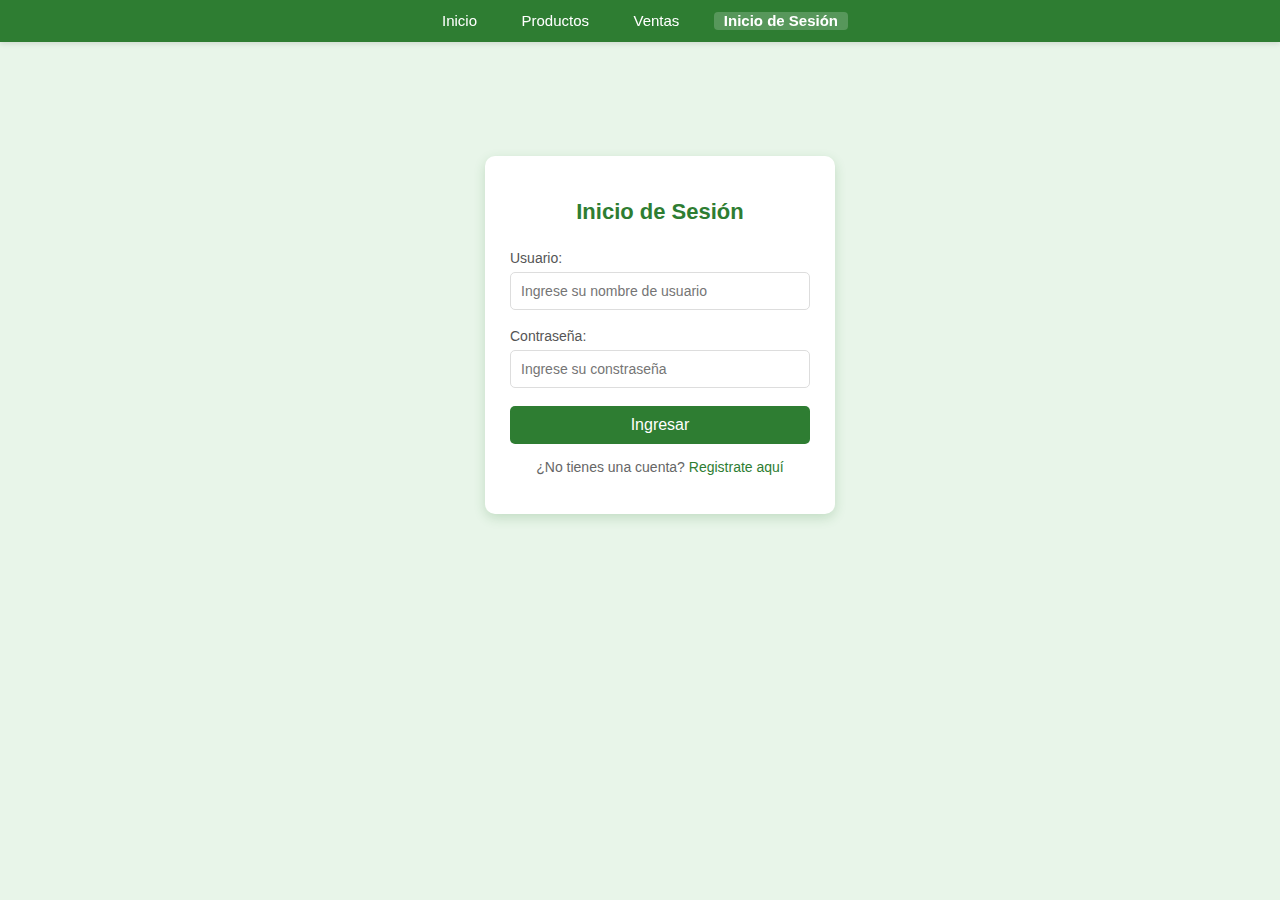
<file: index.html>
<!DOCTYPE html>
<html lang="es">
<head>
    <meta charset="UTF-8">
    <meta name="viewport" content="width=device-width, initial-scale=1.0">
    <title>INKA - Inicio de Sesión</title>
    <link rel="stylesheet" href="css/style.css">
</head>
<body>
    <!-- Barra de navegación -->
    <nav>
        <ul>
            <li><a href="inicio.html">Inicio</a></li>
            <li><a href="productos.html">Productos</a></li>
            <li><a href="ventas.html">Ventas</a></li>
            <li class="active"><a href="index.html">Inicio de Sesión</a></li>
        </ul>
    </nav>

    <!-- Contenido principal -->
    <div class="contenedor-formulario">
        <div class="login-contenedor">
            <h2>Inicio de Sesión</h2>
            <form action="inicio.html">
                <div class="input-group">
                    <label for="Nombre de Usuario">Usuario:</label>
                    <input type="text" name="Nombre de Usuario" id="Nombre de Usuario" placeholder="Ingrese su nombre de usuario">
                </div>
                <div class="input-group">
                    <label for="Contraseña">Contraseña:</label>
                    <input type="password" name="Contraseña" id="Contraseña" placeholder="Ingrese su constraseña">
                </div>
                <button type="submit">Ingresar</button>
            </form>
            <p>¿No tienes una cuenta? <a href="registro.html">Registrate aquí</a></p>
        </div>
    </div>
</body>
</html>
</file>
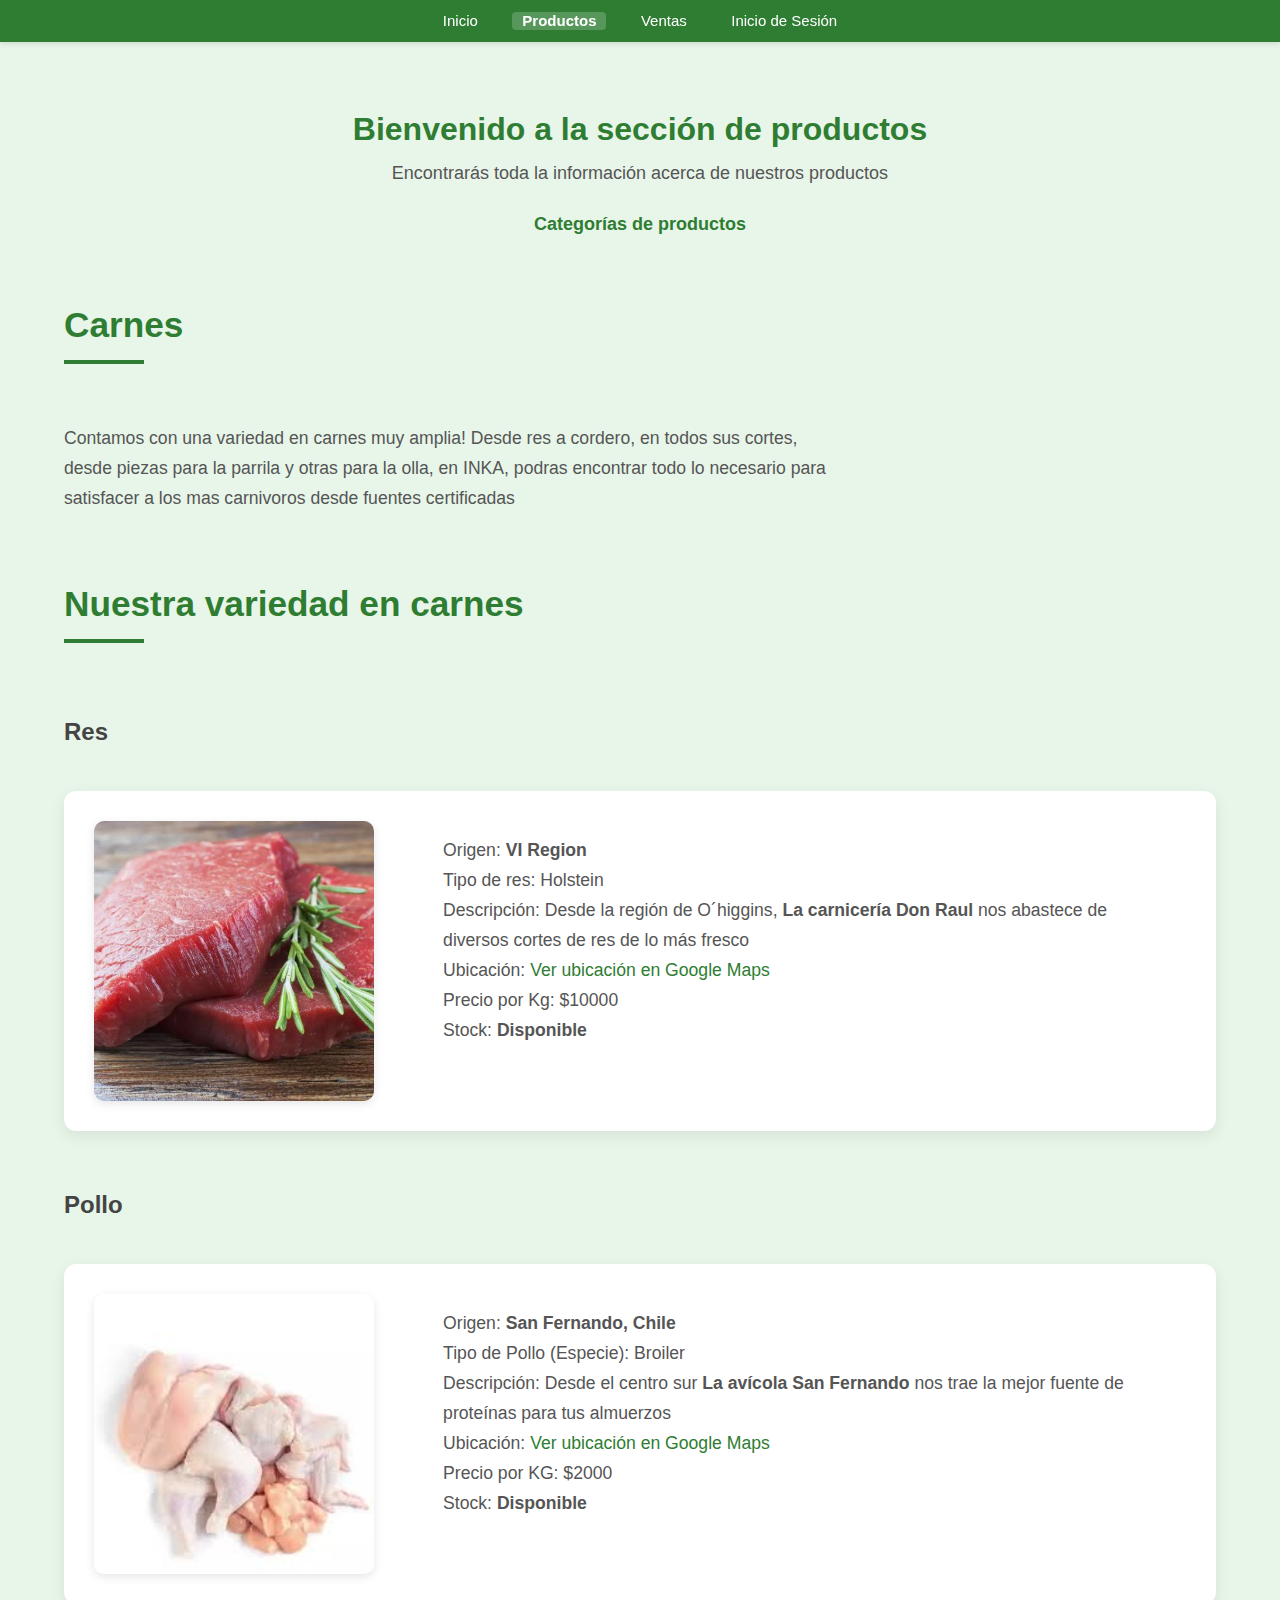
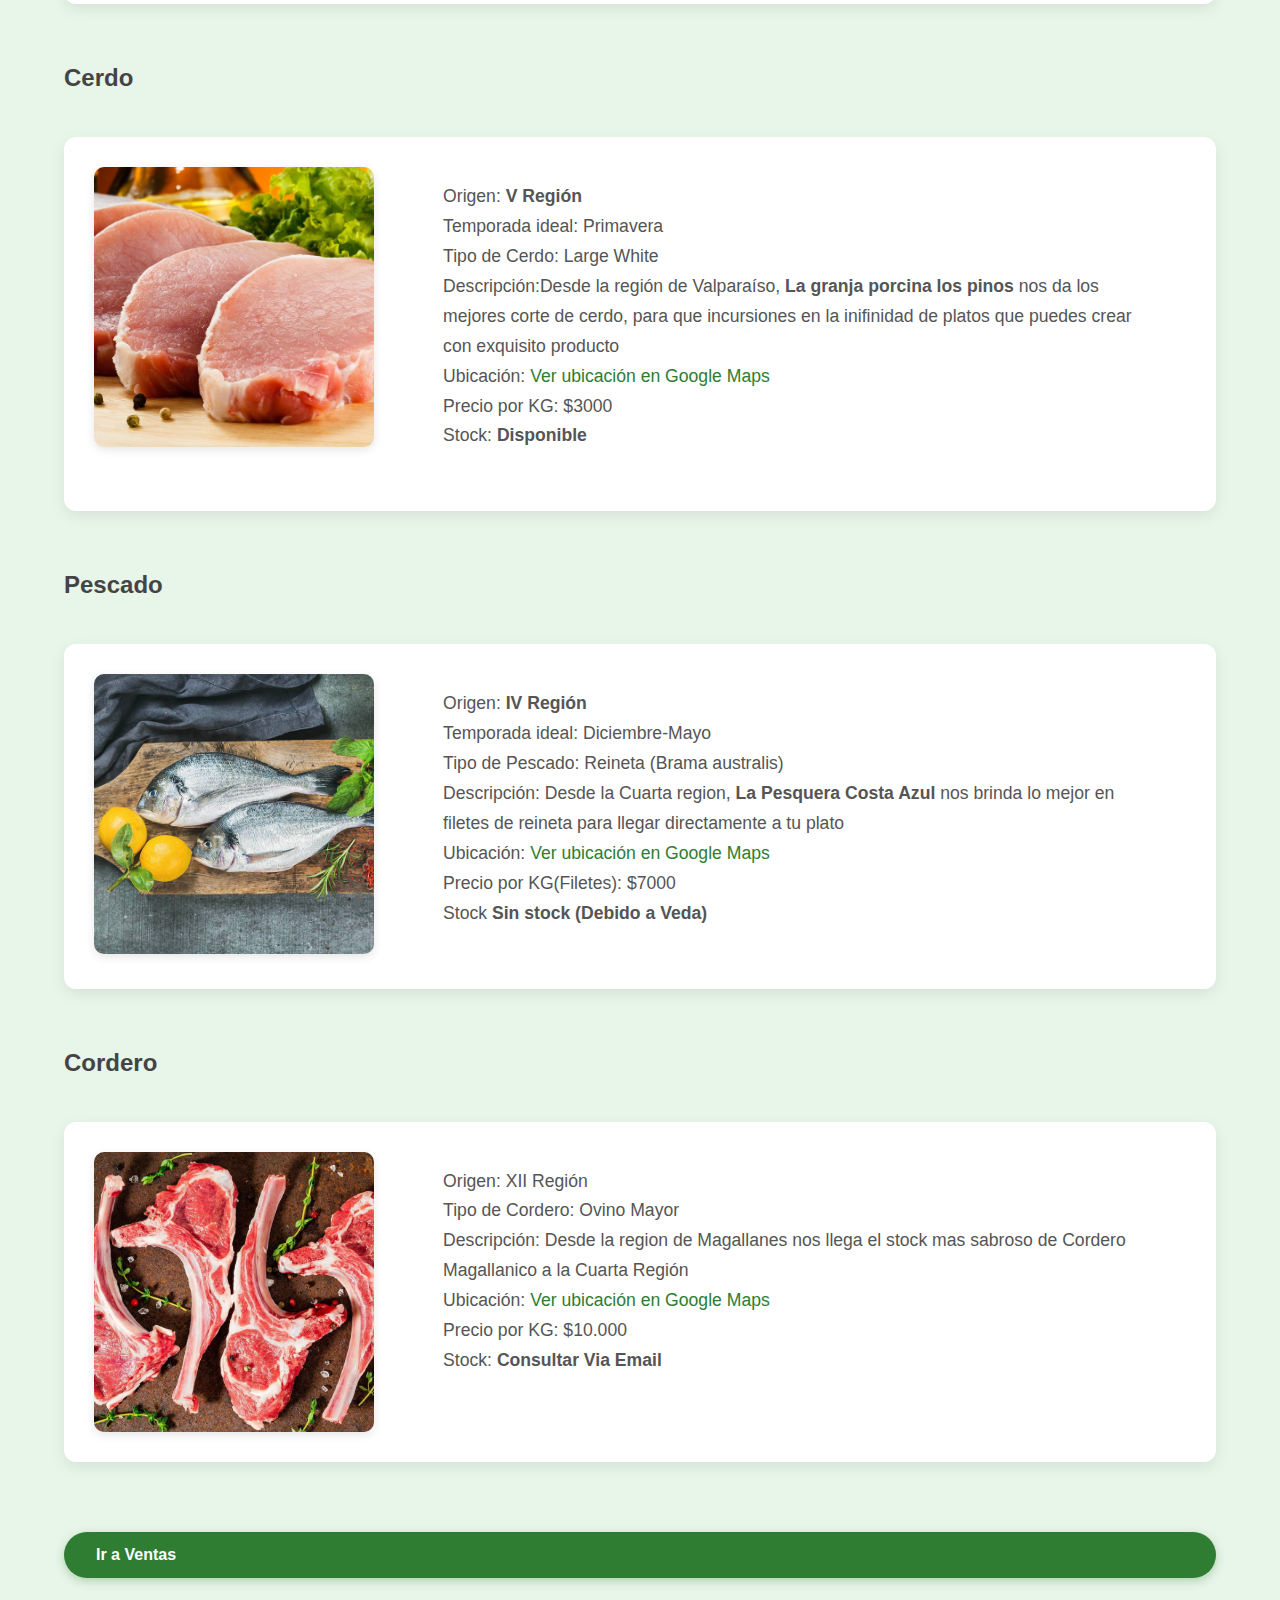
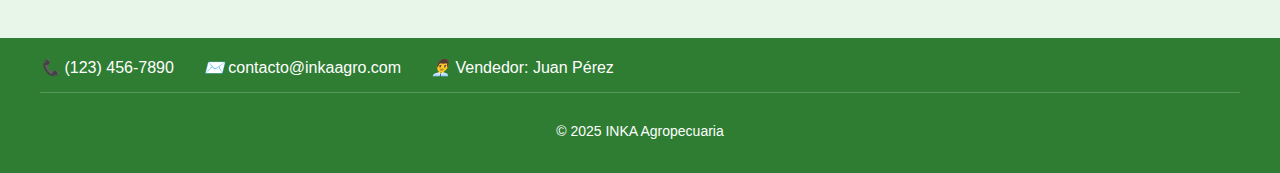
<file: carnes.html>
<!DOCTYPE html>
<html lang="es">
<head>
    <meta charset="UTF-8">
    <meta name="viewport" content="width=device-width, initial-scale=1.0">
    <title>INKA - Productos- Verduras</title>
    <link rel="stylesheet" href="css/style.css">
</head>
<body>
    <nav>
        <ul>
            <li><a href="inicio.html">Inicio</a></li>
            <li class="active"><a href="productos.html">Productos</a></li>
            <li><a href="ventas.html">Ventas</a></li>
            <li><a href="index.html">Inicio de Sesión</a></li>
        </ul>
    </nav>

    <!-- Contenido principal -->
    <div class="contenedor-inicio">
        <h1>Bienvenido a la sección de productos</h1>
        <p class="subtitulo">Encontrarás toda la información acerca de nuestros productos</p>
    
        
    <h1 class="subtitulo">Categorías de productos</h1>
    
    </div>
    
    <h1 class="titulo-productos"> Carnes</h1>
    <p class="descripcion-productos"> Contamos con una variedad en carnes muy amplia! Desde res a cordero, en todos sus cortes,<br> desde piezas para la parrila y otras para la olla, en INKA, podras encontrar todo lo necesario para<br> satisfacer a los mas carnivoros desde fuentes certificadas </p>
    <h1 class="titulo-productos">Nuestra variedad en carnes</h1>
    <h2 class="subtitulo-productos">Res</h2>
    
    <div class ="producto-contenedor">
    <img class="imagen" src="img/res.jpg" alt="">
        <div>
            <p class="descripcion-productos">Origen: <strong>VI Region</strong>
            <br> Tipo de res: Holstein <br>
        Descripción: Desde la región de O´higgins, <strong>La carnicería Don Raul</strong>  nos abastece de diversos cortes de res de lo más fresco<br>
        Ubicación: <a href="https://www.google.com/maps/search/Carnicería+Don+Raul+VI+Región+Chile/" target="_blank">Ver ubicación en Google Maps</a><br> 
        Precio por Kg: $10000 <BR> Stock: <strong>Disponible</strong>  </p>
        </div>
    </div>
    
    <h2 class="subtitulo-productos">Pollo</h2>
    <div class ="producto-contenedor">
        <img class="imagen" src="img/pollo-trozado.jfif" alt="">
            <div>
                
                <p class="descripcion-productos">Origen: <strong> San Fernando, Chile</strong>
                 <br> Tipo de Pollo (Especie): Broiler <br>
            Descripción: Desde el centro sur <strong>La avícola San Fernando</strong> nos trae la mejor fuente de proteínas para tus almuerzos<br>
            Ubicación: <a href="https://www.google.com/maps/search/Avícola+San+Fernando+Chile/" target="_blank">Ver ubicación en Google Maps</a><br> 
            Precio por KG: $2000 <BR> Stock: <strong>Disponible</strong>  </p>
            </div>
        </div>
    
        <h2 class="subtitulo-productos"> Cerdo</h2>
    <div class ="producto-contenedor">
        <img class="imagen" src="img/cerdo.jpg" alt="">
            <div>
                
                <p class="descripcion-productos">Origen:<strong> V Región</strong><br>
                Temporada ideal: Primavera <br> Tipo de Cerdo: Large White <br>
            Descripción:Desde la región de Valparaíso, <strong>La granja porcina los pinos</strong> nos da los mejores corte de cerdo, para que incursiones en la inifinidad de platos que puedes crear con exquisito producto<br>
            Ubicación: <a href="https://www.google.com/maps/search/Granja+Porcina+Los+Pinos+V+Región+Chile/" target="_blank">Ver ubicación en Google Maps</a><br> 
            Precio por KG: $3000 <BR> Stock: <strong>Disponible</strong></p>
            </div>
        </div>
    
        <h2 class="subtitulo-productos"> Pescado</h2>
    <div class ="producto-contenedor">
        <img class="imagen" src="img/pescado.jpg" alt="">
            <div>
                
                <p class="descripcion-productos">Origen:<strong> IV Región</strong><br>
                Temporada ideal: Diciembre-Mayo <br> Tipo de Pescado: Reineta (Brama australis) <br>
            Descripción: Desde la Cuarta region, <strong>La Pesquera Costa Azul</strong> nos brinda lo mejor en filetes de reineta para llegar directamente a tu plato <br>
            Ubicación: <a href="https://www.google.com/maps/search/Pesquera+Costa+Azul+IV+Región+Chile/" target="_blank">Ver ubicación en Google Maps</a><br>
        Precio por KG(Filetes): $7000 <br> Stock <strong>Sin stock (Debido a Veda)</strong>
     </p>
            </div>
        </div>
    
    
        <h2 class="subtitulo-productos"> Cordero</h2>
    <div class ="producto-contenedor">
        <img class="imagen" src="img/cordero.jpg" alt="">
            <div>
                
                <p class="descripcion-productos">Origen: XII Región<br>
                Tipo de Cordero: Ovino Mayor   <br>
            Descripción: Desde la region de Magallanes nos llega el stock mas sabroso de Cordero Magallanico a la Cuarta Región <br>
            Ubicación: <a href="https://www.google.com/maps/search/Cordero+Magallánico+XII+Región+Chile/" target="_blank">Ver ubicación en Google Maps</a><br>
        Precio por KG: $10.000 <br> Stock: <strong>Consultar Via Email</strong></p>
            </div>
        </div>

        <a href="ventas.html" class="btn-siguente-categoria">Ir a Ventas</a>
   


        <footer class="footer-agropecuaria">
            <div class="footer-contenido">
                <div class="footer-info">
                    <span><i class="icono">📞</i> (123) 456-7890</span>
                    <span><i class="icono">✉️</i> contacto@inkaagro.com</span>
                    <span><i class="icono">👨‍💼</i> Vendedor: Juan Pérez</span>
                </div>
                <div class="footer-derechos">
                    <p>© 2025 INKA Agropecuaria</p>
                </div>
            </div>
        </footer>
</file>
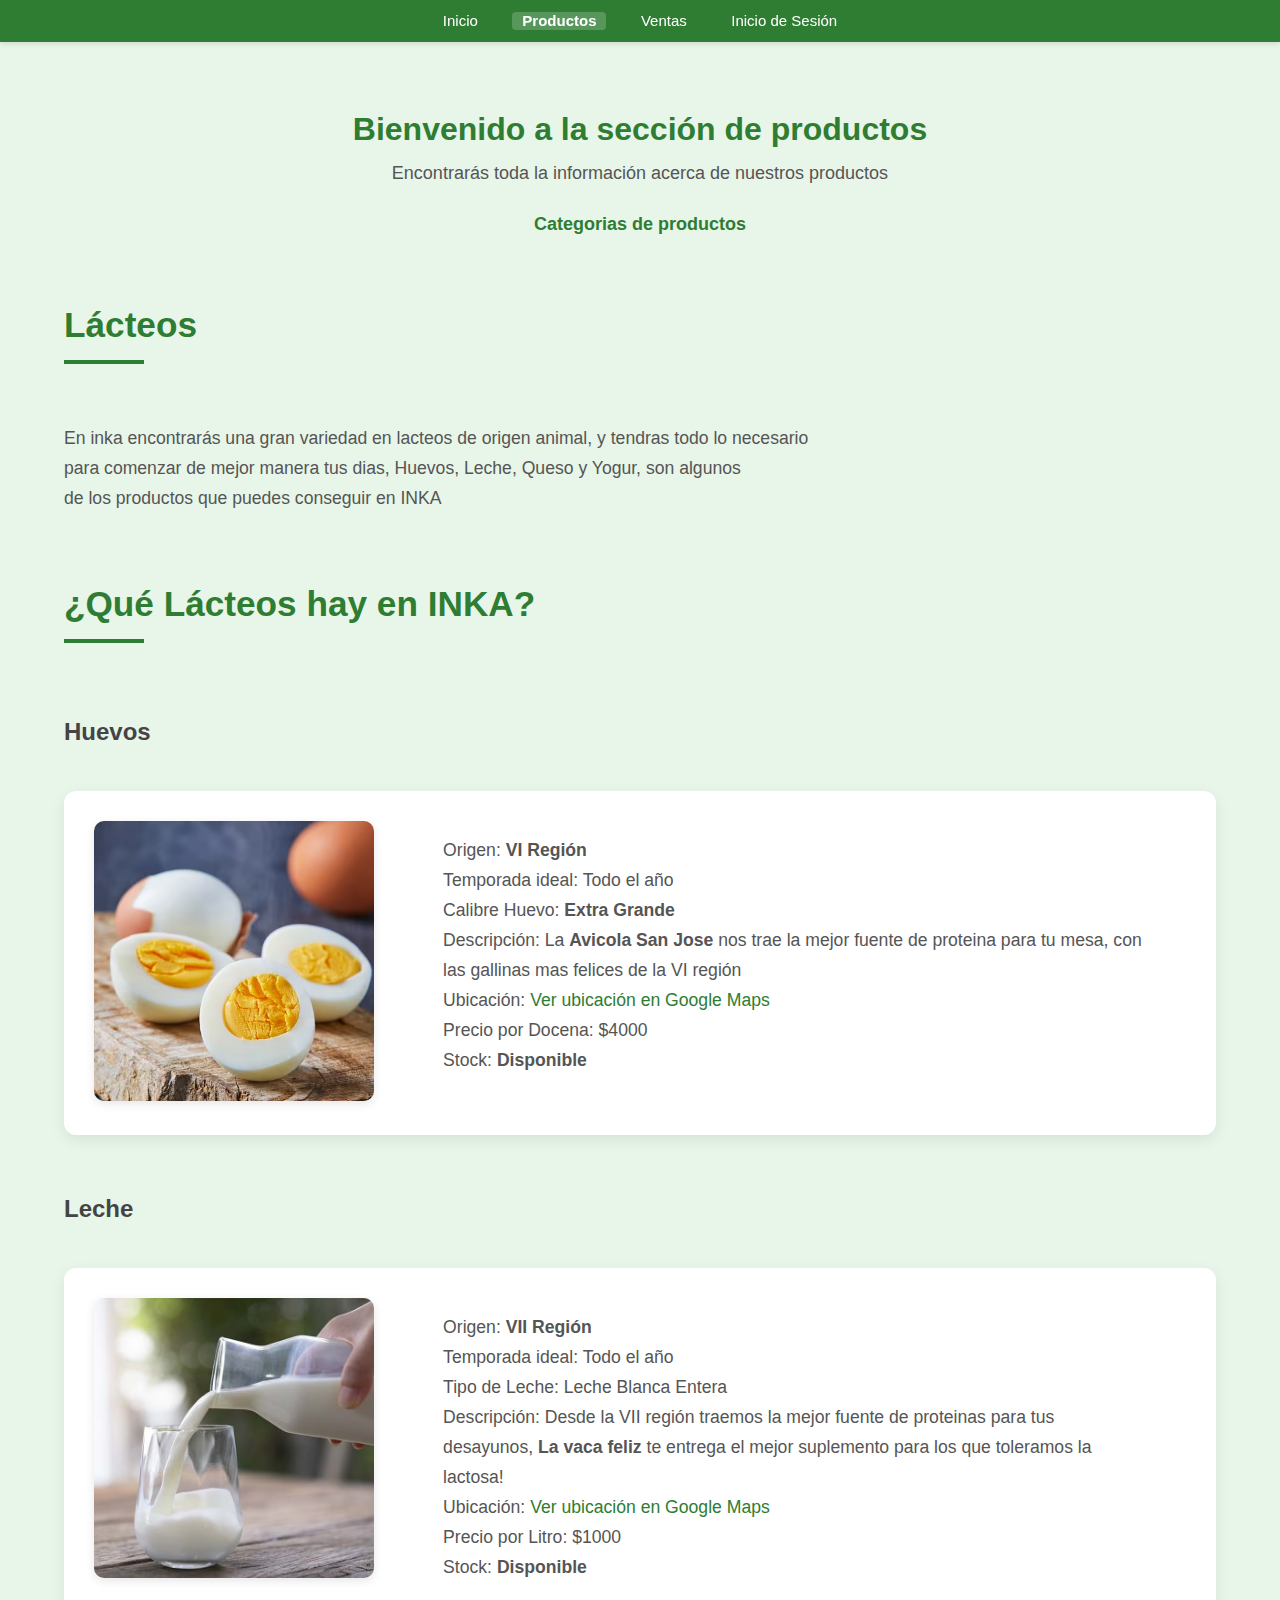
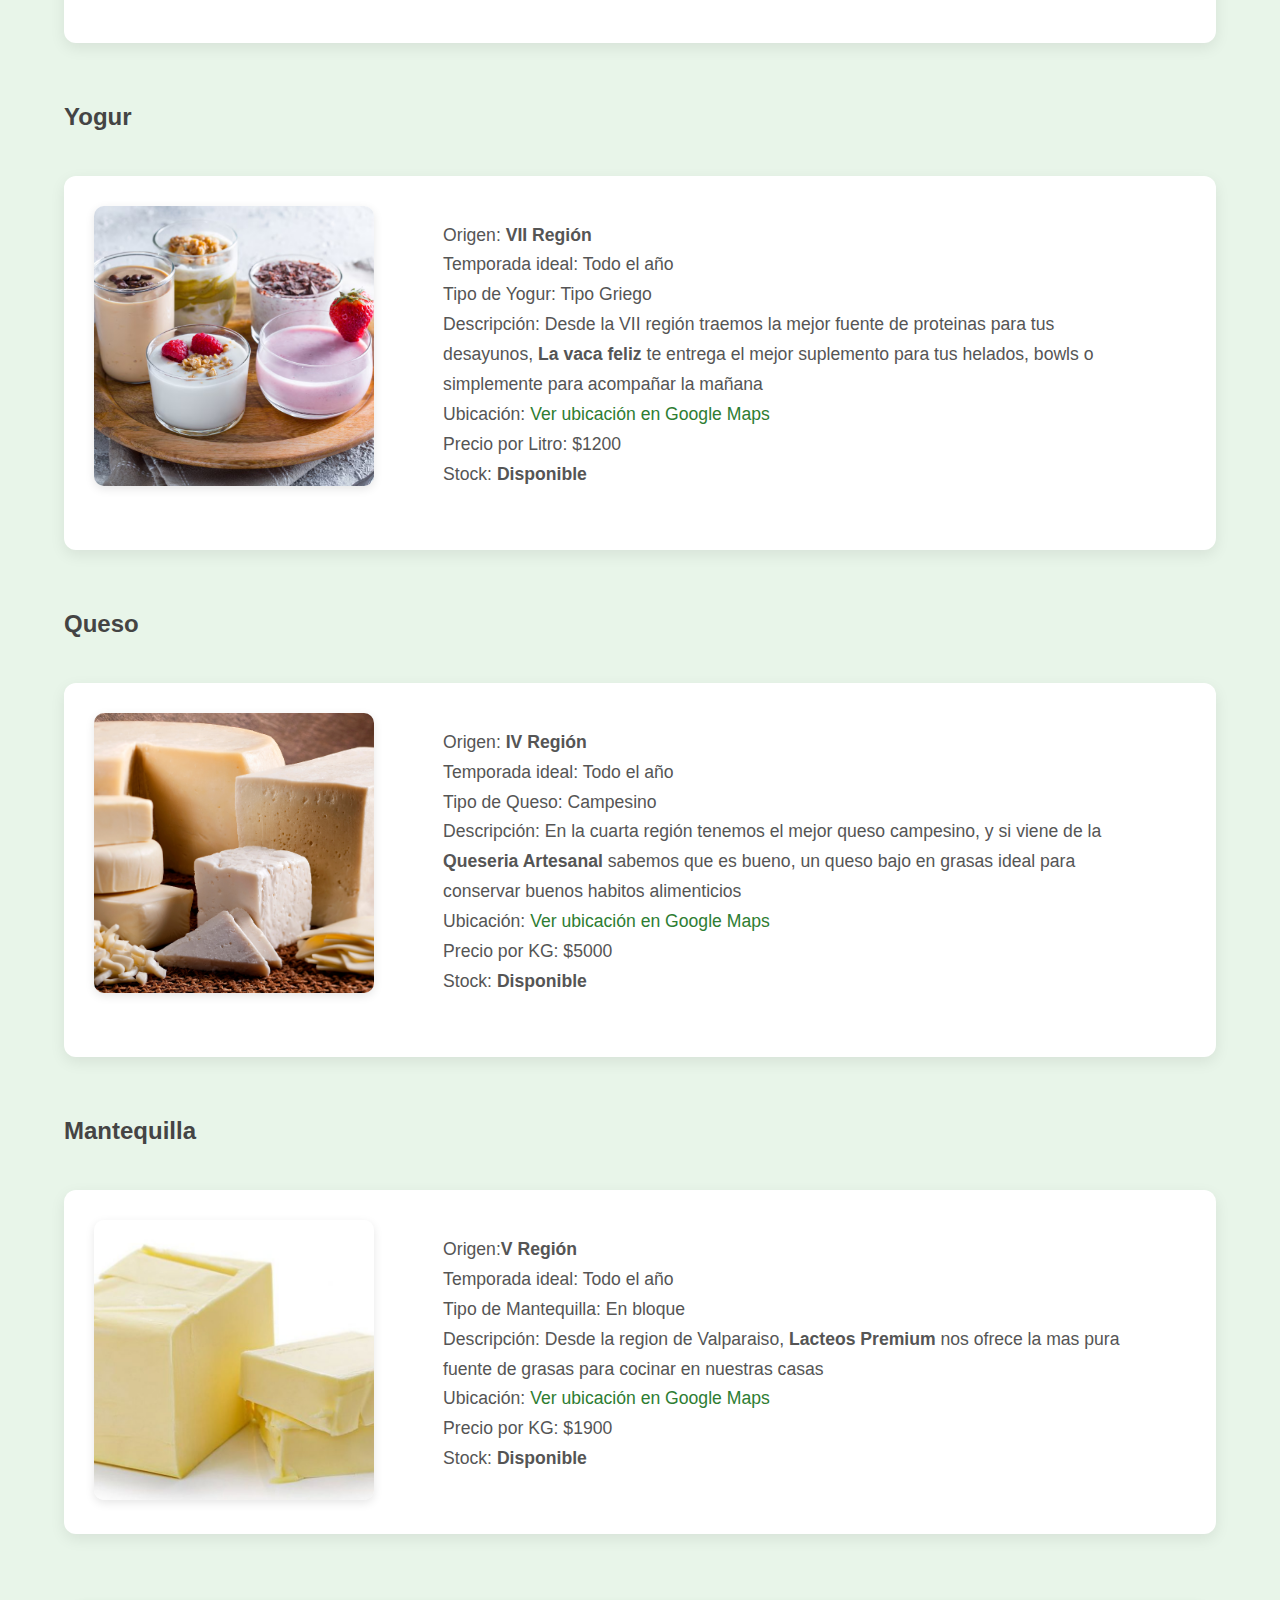
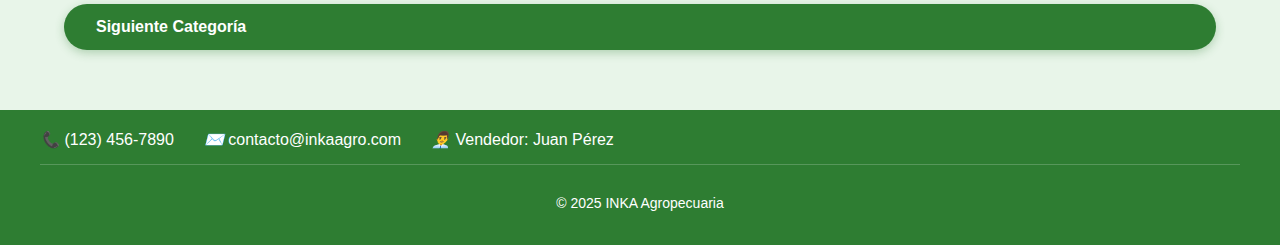
<file: lacteos.html>
<!DOCTYPE html>
<html lang="es">
<head>
    <meta charset="UTF-8">
    <meta name="viewport" content="width=device-width, initial-scale=1.0">
    <title>INKA - Productos- Verduras</title>
    <link rel="stylesheet" href="css/style.css">
</head>
<body>
    <nav>
        <ul>
            <li><a href="inicio.html">Inicio</a></li>
            <li class="active"><a href="productos.html">Productos</a></li>
            <li><a href="ventas.html">Ventas</a></li>
            <li><a href="index.html">Inicio de Sesión</a></li>
        </ul>
    </nav>

    <!-- Contenido principal -->
    <div class="contenedor-inicio">
        <h1>Bienvenido a la sección de productos</h1>
        <p class="subtitulo">Encontrarás toda la información acerca de nuestros productos</p>
    
        
    <h1 class="subtitulo">Categorias de productos</h1>
    
    </div>
    
    <h1 class="titulo-productos"> Lácteos</h1>
    <p class="descripcion-productos">En inka encontrarás una gran variedad en lacteos de origen animal, y tendras todo lo necesario <br>para comenzar de mejor manera tus dias, Huevos, Leche, Queso y Yogur, son algunos <br> de los productos que puedes conseguir en INKA</p>
    
    <h1 class="titulo-productos"> ¿Qué Lácteos hay en INKA?</h1>
    <h2 class="subtitulo-productos"> Huevos</h2>
    
    <div class ="producto-contenedor">
    <img class="imagen" src="img/huevos.avif" alt="">
        <div>
            <p class="descripcion-productos">Origen: <strong>VI Región</strong> <br>
            Temporada ideal: Todo el año <br> Calibre Huevo: <strong>Extra Grande</strong> <br>
        Descripción: La <strong>Avicola San Jose</strong> nos trae la mejor fuente de proteina para tu mesa, con las gallinas mas felices de la VI región<br>
        Ubicación: <a href="https://www.google.com/maps/search/Avícola+San+Jose+VI+Región+Chile/" target="_blank">Ver ubicación en Google Maps</a><br> 
        Precio por Docena: $4000 <BR> Stock: <strong>Disponible</strong> </p>
        </div>
    </div>
    
    <h2 class="subtitulo-productos">Leche</h2>
    <div class ="producto-contenedor">
        <img class="imagen" src="img/leche.avif" alt="">
            <div>
                
                <p class="descripcion-productos">Origen:<strong> VII Región</strong><br>
                Temporada ideal: Todo el año <br> Tipo de Leche: Leche Blanca Entera <br>
            Descripción: Desde la VII región traemos la mejor fuente de proteinas para tus desayunos, <strong>La vaca feliz </strong>te entrega el mejor suplemento para los que toleramos la lactosa!<br>
            Ubicación: <a href="https://www.google.com/maps/search/La+Vaca+Feliz+VII+Región+Chile/" target="_blank">Ver ubicación en Google Maps</a><br> 
            Precio por Litro: $1000 <BR> Stock: <strong>Disponible</strong></p>  
        
            </div>
        </div>
    
        <h2 class="subtitulo-productos"> Yogur</h2>
    <div class ="producto-contenedor">
        <img class="imagen" src="img/yogur.avif" alt="">
            <div>
                
                <p class="descripcion-productos">Origen:<strong> VII Región</strong><br>
                Temporada ideal: Todo el año  <br> Tipo de Yogur: Tipo Griego <br>
            Descripción: Desde la VII región traemos la mejor fuente de proteinas para tus desayunos, <strong>La vaca feliz </strong>te entrega el mejor suplemento para tus helados, bowls o simplemente para acompañar la mañana <br>
            Ubicación: <a href="https://www.google.com/maps/search/La+Vaca+Feliz+VII+Región+Chile/" target="_blank">Ver ubicación en Google Maps</a><br> 
            Precio por Litro: $1200<BR> Stock: <strong>Disponible</strong></p>  
            </div>
        </div>
    
        <h2 class="subtitulo-productos"> Queso</h2>
    <div class ="producto-contenedor">
        <img class="imagen" src="img/queso.png" alt="">
            <div>
                
                <p class="descripcion-productos">Origen:<strong> IV Región</strong><br>
                Temporada ideal: Todo el año  <br> Tipo de Queso: Campesino <br>
            Descripción: En la cuarta región tenemos el mejor queso campesino, y si viene de la <strong>Queseria Artesanal</strong> sabemos que es bueno, un queso bajo en grasas ideal para conservar buenos habitos alimenticios<br>
            Ubicación: <a href="https://www.google.com/maps/search/Quesería+Artesanal+IV+Región+Chile/" target="_blank">Ver ubicación en Google Maps</a><br> 
            Precio por KG: $5000 <BR> Stock: <strong>Disponible</strong></p>    </p>
            </div>
        </div>
    
    
        <h2 class="subtitulo-productos"> Mantequilla</h2>
    <div class ="producto-contenedor">
        <img class="imagen" src="img/mantequilla.jpg" alt="">
            <div>
                
                <p class="descripcion-productos">Origen:<strong>V Región</strong><br>
                Temporada ideal: Todo el año  <br> Tipo de Mantequilla: En bloque <br>
            Descripción: Desde la region de Valparaiso, <strong>Lacteos Premium</strong> nos ofrece la mas pura fuente de grasas para cocinar en nuestras casas <br>
            Ubicación: <a href="https://www.google.com/maps/search/Lácteos+Premium+V+Región+Chile/" target="_blank">Ver ubicación en Google Maps</a><br> 
            Precio por KG: $1900 <BR> Stock: <strong>Disponible</strong> </p>
            </div>
        </div>

        <a href="carnes.html" class="btn-siguente-categoria">Siguiente Categoría</a>
   


        <footer class="footer-agropecuaria">
            <div class="footer-contenido">
                <div class="footer-info">
                    <span><i class="icono">📞</i> (123) 456-7890</span>
                    <span><i class="icono">✉️</i> contacto@inkaagro.com</span>
                    <span><i class="icono">👨‍💼</i> Vendedor: Juan Pérez</span>
                </div>
                <div class="footer-derechos">
                    <p>© 2025 INKA Agropecuaria</p>
                </div>
            </div>
        </footer>
</file>
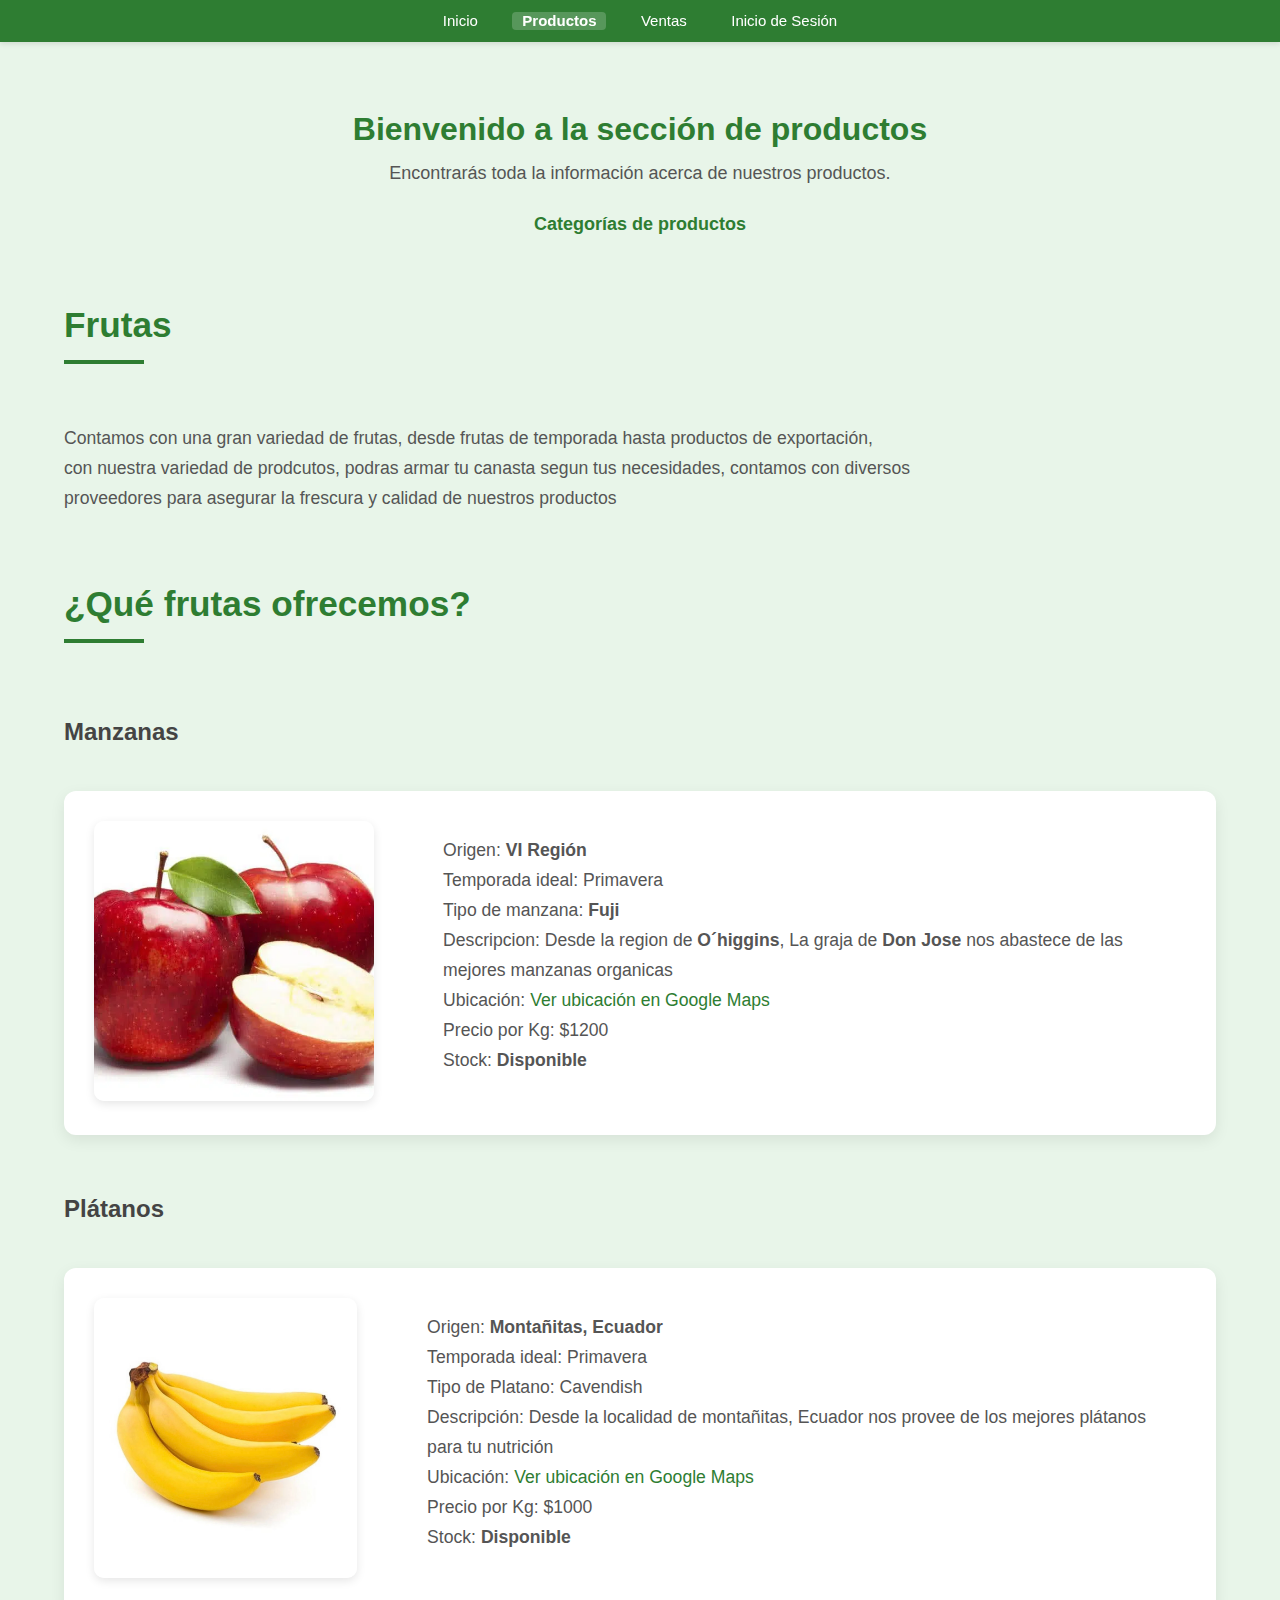
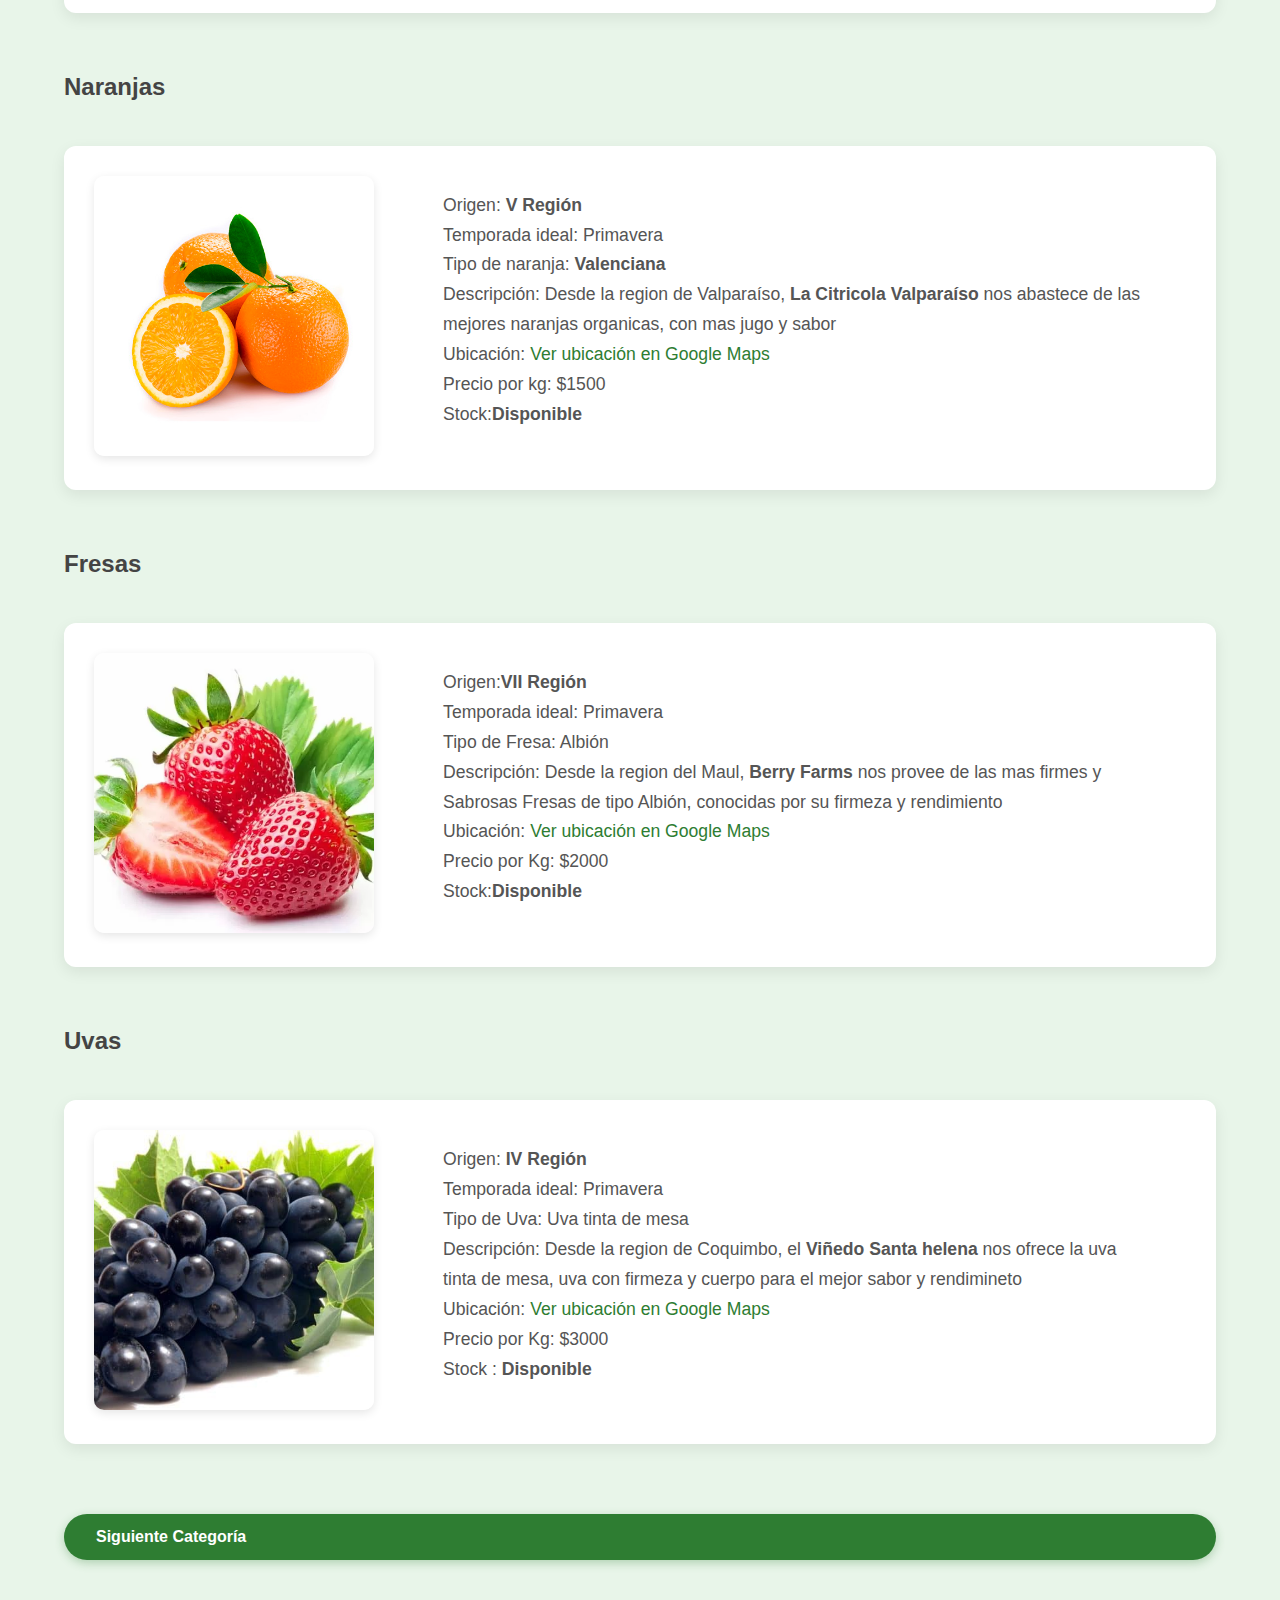
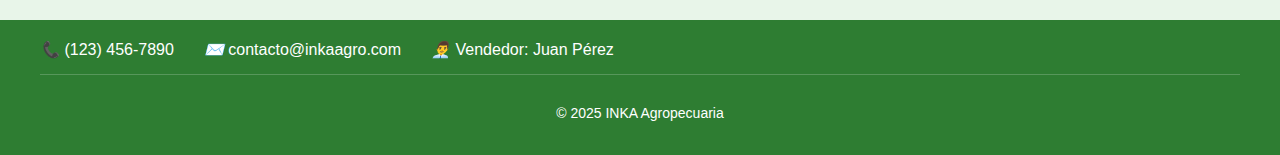
<file: productos.html>
<!DOCTYPE html>
<html lang="es">
<head>
    <meta charset="UTF-8">
    <meta name="viewport" content="width=device-width, initial-scale=1.0">
    <title>INKA - Productos</title>
    <link rel="stylesheet" href="css/style.css">
</head>
<body>
    <nav>
        <ul>
            <li><a href="inicio.html">Inicio</a></li>
            <li class="active"><a href="productos.html">Productos</a></li>
            <li><a href="ventas.html">Ventas</a></li>
            <li><a href="index.html">Inicio de Sesión</a></li>
        </ul>
    </nav>

    <!-- Contenido principal -->
    <div class="contenedor-inicio">
        <h1>Bienvenido a la sección de productos</h1>
        <p class="subtitulo">Encontrarás toda la información acerca de nuestros productos.</p>
    
        
    <h1 class="subtitulo">Categorías de productos</h1>
    
    </div>
    
    <h1 class="titulo-productos"> Frutas</h1>
    <p class="descripcion-productos">Contamos con una gran variedad de frutas, desde frutas de temporada hasta productos de exportación,<br> con nuestra variedad de prodcutos, podras armar tu canasta segun tus necesidades, contamos con diversos <br> proveedores para asegurar la frescura y calidad de nuestros productos</p>
    
    <h1 class="titulo-productos"> ¿Qué frutas ofrecemos?</h1>
    <h2 class="subtitulo-productos"> Manzanas</h2>
    
    <div class ="producto-contenedor">
    <img class="imagen" src="img/manzanas.webp" alt="">
        <div>
            <p class="descripcion-productos">Origen: <strong>VI Región</strong> <br>
            Temporada ideal: Primavera <br> Tipo de manzana:<strong> Fuji</strong> <br>
        Descripcion: Desde la region de<strong> O´higgins</strong>, La graja de <strong>Don Jose</strong>  nos abastece de las mejores manzanas organicas<br>
        Ubicación: <a href="https://www.google.com/maps/search/Granja+Don+Jose+VI+Región+Chile/" target="_blank">Ver ubicación en Google Maps</a><br>
        Precio por Kg: $1200<br>Stock:<strong> Disponible </strong>
    </p>
        </div>
    </div>
    
    <h2 class="subtitulo-productos">Plátanos</h2>
    <div class ="producto-contenedor">
        <img class="imagen" src="img/platanos.jpeg" alt="">
            <div>
                
                <p class="descripcion-productos">Origen:<strong> Montañitas, Ecuador</strong><br>
                Temporada ideal: Primavera <br> Tipo de Platano: Cavendish <br>
            Descripción: Desde la localidad de montañitas, Ecuador nos provee de los mejores plátanos para tu nutrición <br>
            Ubicación: <a href="https://www.google.com/maps/search/Montañitas+Ecuador/" target="_blank">Ver ubicación en Google Maps</a><br>
        Precio por Kg: $1000<br>Stock:  <strong> Disponible </strong></p>
            </div>
        </div>
    
        <h2 class="subtitulo-productos"> Naranjas</h2>
    <div class ="producto-contenedor">
        <img class="imagen" src="img/naranja.jpg" alt="">
            <div>
                
                <p class="descripcion-productos">Origen:<strong> V Región</strong><br>
                Temporada ideal: Primavera <br> Tipo de naranja: <strong>Valenciana</strong> <br>
            Descripción: Desde la region de Valparaíso, <strong>La Citricola Valparaíso </strong> nos abastece de las mejores naranjas organicas, con mas jugo y sabor <br>
            Ubicación: <a href="https://www.google.com/maps/search/Citricola+Valparaíso+V+Región+Chile/" target="_blank">Ver ubicación en Google Maps</a><br>
        Precio por kg: $1500<br>Stock:<strong>Disponible </strong> </p>
            </div>
        </div>
    
        <h2 class="subtitulo-productos"> Fresas</h2>
    <div class ="producto-contenedor">
        <img class="imagen" src="img/fresas.webp" alt="">
            <div>
                
                <p class="descripcion-productos">Origen:<strong>VII Región</strong> <br>
                Temporada ideal: Primavera <br> Tipo de Fresa: Albión <br>
            Descripción: Desde la region del Maul, <strong>Berry Farms</strong> nos provee de las mas firmes y Sabrosas Fresas de tipo Albión, conocidas por su firmeza y rendimiento<br>
            Ubicación: <a href="https://www.google.com/maps/search/Berry+Farms+VII+Región+Chile/" target="_blank">Ver ubicación en Google Maps</a><br>
        Precio por Kg: $2000<br>Stock:<strong>Disponible</strong>  </p>
            </div>
        </div>
    
    
        <h2 class="subtitulo-productos"> Uvas</h2>
    <div class ="producto-contenedor">
        <img class="imagen" src="img/uvas.jpg" alt="">
            <div>
                
                <p class="descripcion-productos">Origen: <strong>IV Región </strong>  <br>
                Temporada ideal: Primavera <br> Tipo de Uva: Uva tinta de mesa  <br>
            Descripción: Desde la region de Coquimbo, el <strong>Viñedo Santa helena</strong> nos ofrece la uva tinta de mesa, uva con firmeza y cuerpo para el mejor sabor y rendimineto <br>
            Ubicación: <a href="https://www.google.com/maps/search/Viñedo+Santa+Helena+IV+Región+Chile/" target="_blank">Ver ubicación en Google Maps</a><br>
        Precio por Kg: $3000<br>Stock :<strong> Disponible</strong></p>
            </div>
        </div>

        <a href="verduras.html" class="btn-siguente-categoria">Siguiente Categoría</a>
   


        <footer class="footer-agropecuaria">
            <div class="footer-contenido">
                <div class="footer-info">
                    <span><i class="icono">📞</i> (123) 456-7890</span>
                    <span><i class="icono">✉️</i> contacto@inkaagro.com</span>
                    <span><i class="icono">👨‍💼</i> Vendedor: Juan Pérez</span>
                </div>
                <div class="footer-derechos">
                    <p>© 2025 INKA Agropecuaria</p>
                </div>
            </div>
        </footer>
</file>
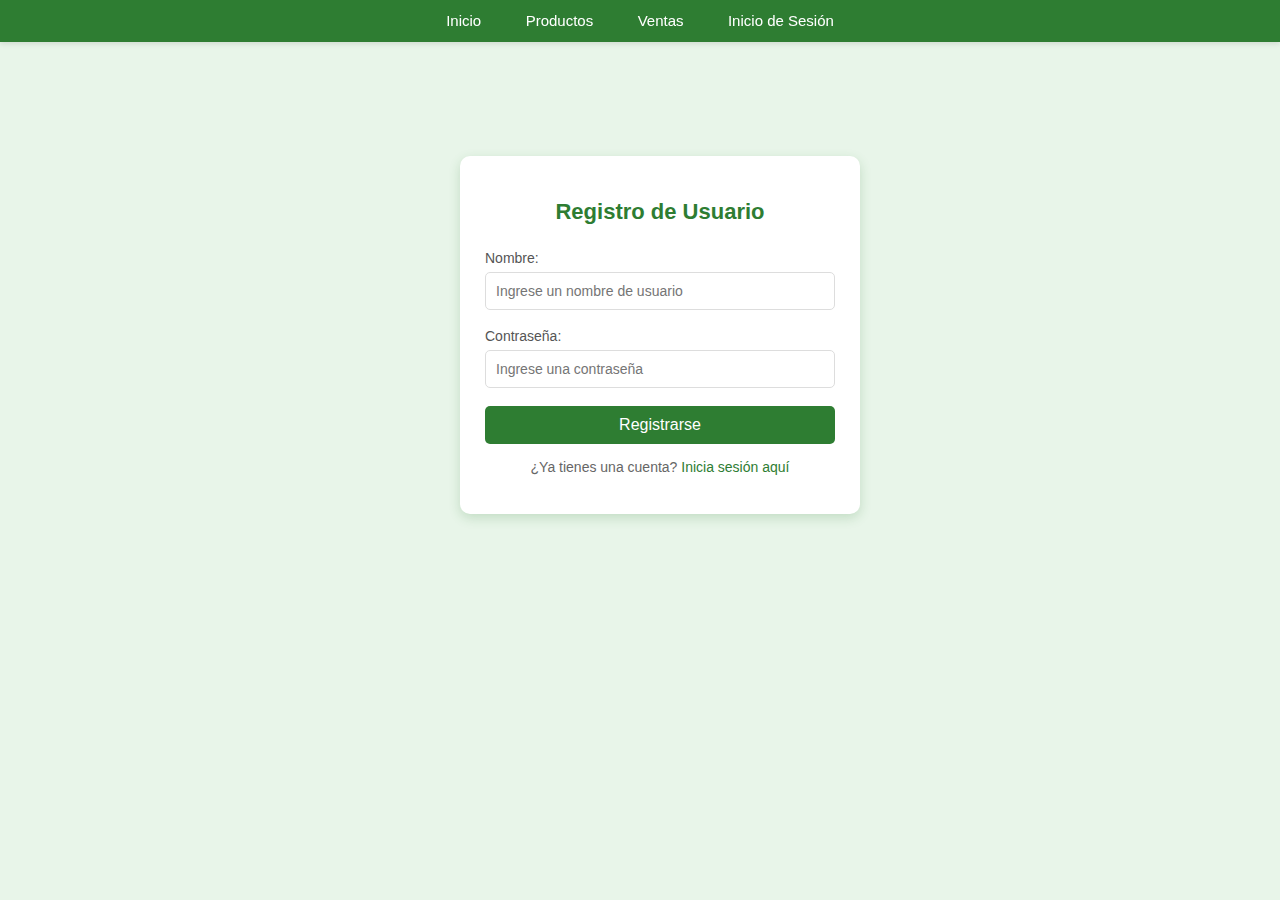
<file: registro.html>
<!DOCTYPE html>
<html lang="es">
<head>
    <meta charset="UTF-8">
    <meta name="viewport" content="width=device-width, initial-scale=1.0">
    <title>INKA - Registro</title>
    <link rel="stylesheet" href="css/style.css">
</head>
<body>
    <!-- Barra de navegación -->
    <nav>
        <ul>
            <li><a href="inicio.html">Inicio</a></li>
            <li><a href="productos.html">Productos</a></li>
            <li><a href="ventas.html">Ventas</a></li>
            <li><a href="index.html">Inicio de Sesión</a></li>
        </ul>
    </nav>

    <!-- Contenido principal -->
    <div class="contenedor-formulario">
        <div class="registro-form">
            <h2>Registro de Usuario</h2>
            <form action="inicio.html">
                <div class="input-group">
                    <label for="nombre">Nombre:</label>
                    <input type="text" name="nombre" id="nombre" placeholder="Ingrese un nombre de usuario">
                </div>
                <div class="input-group">
                    <label for="contraseña">Contraseña:</label>
                    <input type="text" name="contraseña" id="contraseña" placeholder="Ingrese una contraseña">
                </div>
                <button type="submit">Registrarse</button>
            </form>
            <p>¿Ya tienes una cuenta? <a href="index.html">Inicia sesión aquí</a></p>
        </div>
    </div>
</body>
</html>
</file>
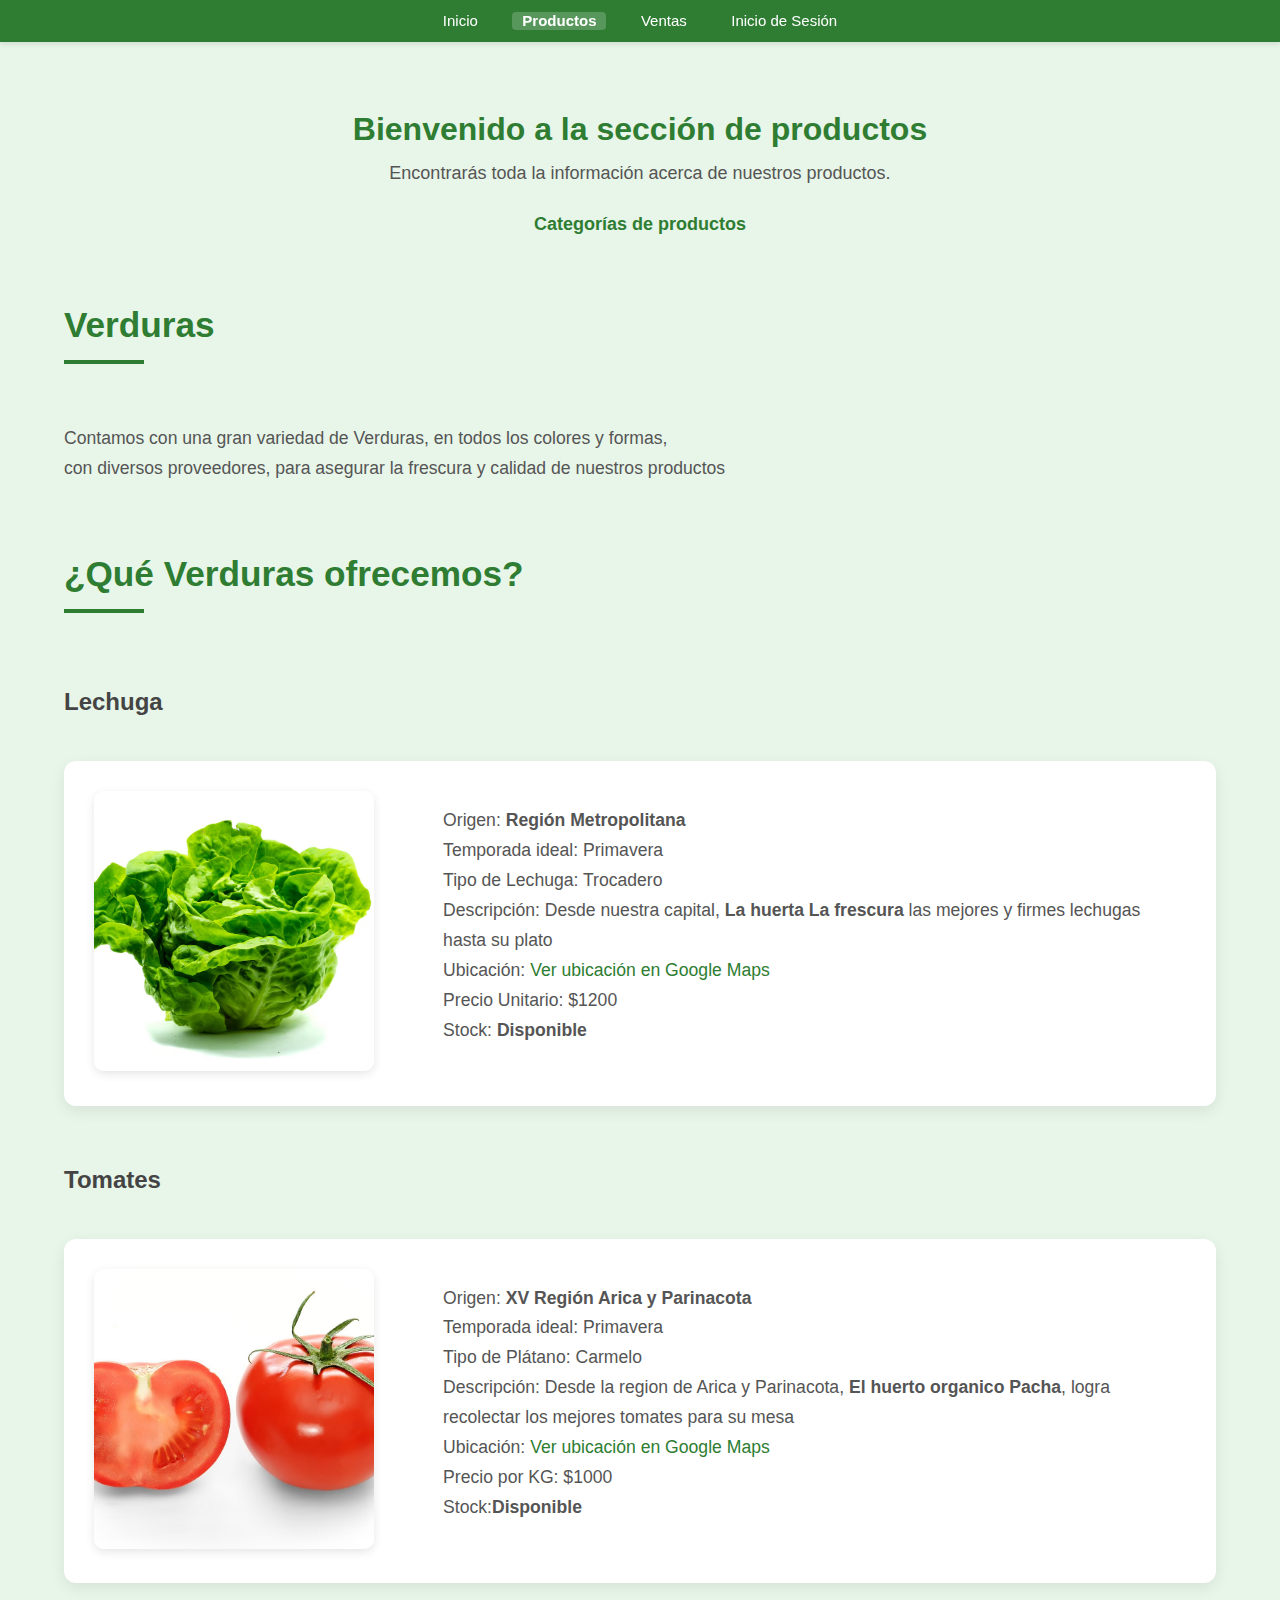
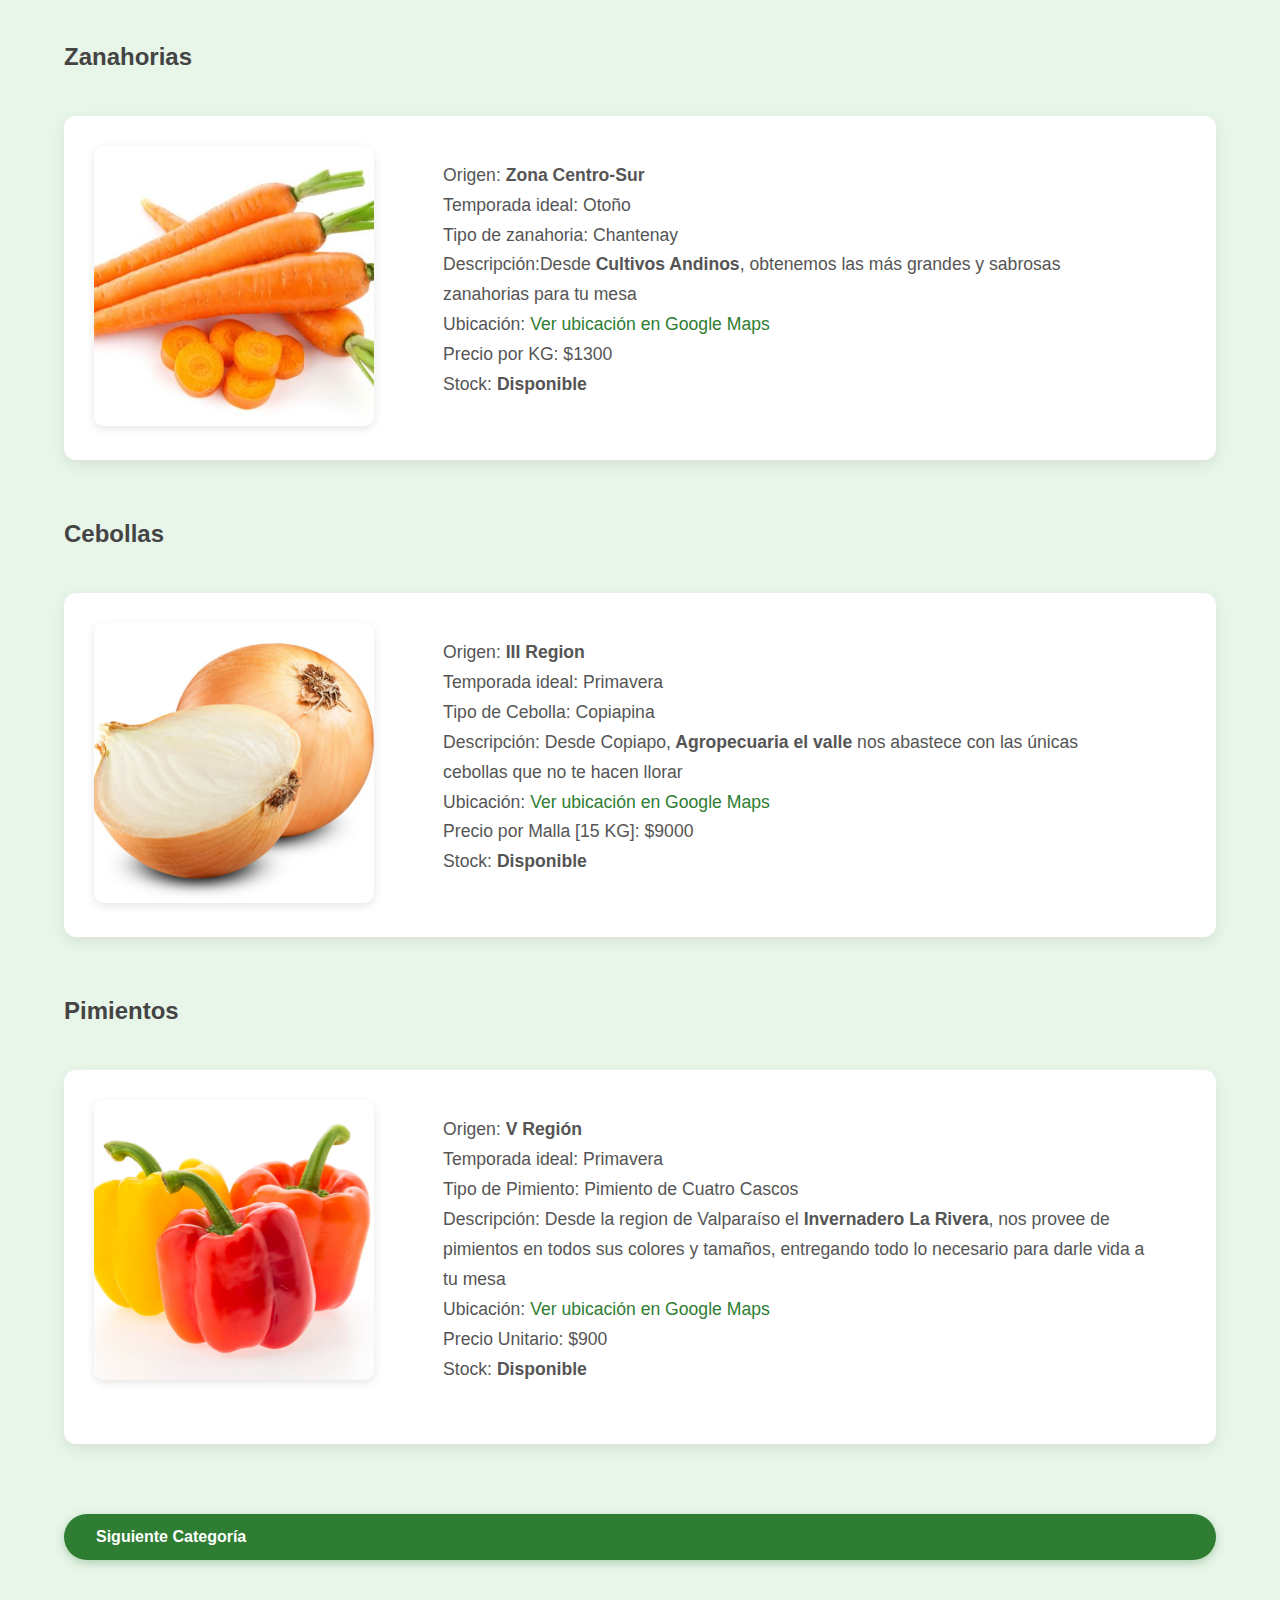
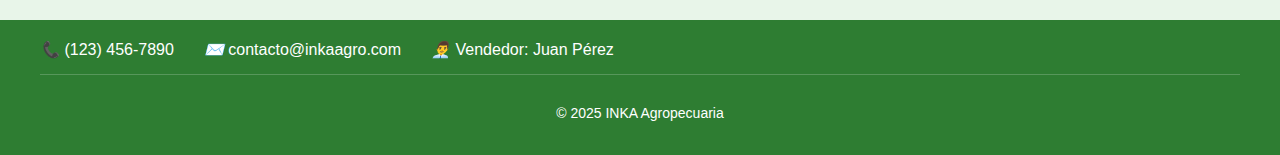
<file: verduras.html>
<!DOCTYPE html>
<html lang="es">
<head>
    <meta charset="UTF-8">
    <meta name="viewport" content="width=device-width, initial-scale=1.0">
    <title>INKA - Productos- Verduras</title>
    <link rel="stylesheet" href="css/style.css">
</head>
<body>
    <nav>
        <ul>
            <li><a href="inicio.html">Inicio</a></li>
            <li class="active"><a href="productos.html">Productos</a></li>
            <li><a href="ventas.html">Ventas</a></li>
            <li><a href="index.html">Inicio de Sesión</a></li>
        </ul>
    </nav>

    <!-- Contenido principal -->
    <div class="contenedor-inicio">
        <h1>Bienvenido a la sección de productos</h1>
        <p class="subtitulo">Encontrarás toda la información acerca de nuestros productos.</p>
    
        
    <h1 class="subtitulo">Categorías de productos</h1>
    
    </div>
    
    <h1 class="titulo-productos"> Verduras</h1>
    <p class="descripcion-productos">Contamos con una gran variedad de Verduras, en todos los colores y formas,<br> con diversos proveedores, para asegurar la frescura y calidad de nuestros productos</p>
    <h1 class="titulo-productos"> ¿Qué Verduras ofrecemos?</h1>
    <h2 class="subtitulo-productos"> Lechuga</h2>
    
    <div class ="producto-contenedor">
    <img class="imagen" src="img/lechuga.avif" alt="">
        <div>
            <p class="descripcion-productos">Origen: <strong>Región Metropolitana</strong> <br>
            Temporada ideal: Primavera <br> Tipo de Lechuga: Trocadero <br>
        Descripción: Desde nuestra capital,<strong> La huerta La frescura</strong> las mejores y firmes lechugas hasta su plato <br>
        Ubicación: <a href="https://www.google.com/maps/search/Huerta+La+Frescura+Región+Metropolitana+Chile/" target="_blank">Ver ubicación en Google Maps</a><br>
        Precio Unitario: $1200 <br> Stock: <strong> Disponible</strong> </p>
        </div>
    </div>
    
    <h2 class="subtitulo-productos">Tomates</h2>
    <div class ="producto-contenedor">
        <img class="imagen" src="img/tomates.jpg" alt="">
            <div>
                
                <p class="descripcion-productos">Origen: <strong>XV Región Arica y Parinacota </strong> <br>
                Temporada ideal: Primavera <br> Tipo de Plátano: Carmelo <br>
            Descripción: Desde la region de Arica y Parinacota,<strong> El huerto organico Pacha</strong>, logra recolectar los mejores tomates para su mesa<br>
            Ubicación: <a href="https://www.google.com/maps/search/Huerto+Orgánico+Pacha+Arica+y+Parinacota+Chile/" target="_blank">Ver ubicación en Google Maps</a><br>
        Precio por KG: $1000 <br> Stock:<strong>Disponible</strong></p>
            </div>
        </div>
    
        <h2 class="subtitulo-productos"> Zanahorias</h2>
    <div class ="producto-contenedor">
        <img class="imagen" src="img/zanahoria.jpg" alt="">
            <div>
                
                <p class="descripcion-productos">Origen:<strong> Zona Centro-Sur </strong><br>
                Temporada ideal: Otoño <br> Tipo de zanahoria: Chantenay <br>
            Descripción:Desde<strong> Cultivos Andinos</strong>, obtenemos las más grandes y sabrosas zanahorias para tu mesa<br>
            Ubicación: <a href="https://www.google.com/maps/search/Cultivos+Andinos+Zona+Centro-Sur+Chile/" target="_blank">Ver ubicación en Google Maps</a><br>
        Precio por KG: $1300 <BR> Stock: <strong>Disponible</strong></p>
            </div>
        </div>
    
        <h2 class="subtitulo-productos"> Cebollas</h2>
    <div class ="producto-contenedor">
        <img class="imagen" src="img/cebolla.jpg" alt="">
            <div>
                
                <p class="descripcion-productos">Origen: <strong> III Region</strong><br>
                Temporada ideal: Primavera <br> Tipo de Cebolla: Copiapina<br>
            Descripción: Desde Copiapo,<strong> Agropecuaria el valle</strong> nos abastece con las únicas cebollas que no te hacen llorar <br> 
            Ubicación: <a href="https://www.google.com/maps/search/Agropecuaria+El+Valle+Copiapó+Chile/" target="_blank">Ver ubicación en Google Maps</a><br>
        Precio por Malla [15 KG]: $9000 <BR> Stock: <strong>Disponible</strong></p>
            </div>
        </div>
    
    
        <h2 class="subtitulo-productos">Pimientos</h2>
    <div class ="producto-contenedor">
        <img class="imagen" src="img/pimientos.jpg" alt="">
            <div>
                
                <p class="descripcion-productos"> Origen:<strong> V Región</strong><br>
                Temporada ideal: Primavera <br> Tipo de Pimiento: Pimiento de Cuatro Cascos  <br>
            Descripción: Desde la region de Valparaíso el<strong> Invernadero La Rivera</strong>, nos provee de pimientos en todos sus colores y tamaños, entregando todo lo necesario para darle vida a tu mesa<br> 
            Ubicación: <a href="https://www.google.com/maps/search/Invernadero+La+Rivera+V+Región+Chile/" target="_blank">Ver ubicación en Google Maps</a><br>
            Precio Unitario: $900 <BR> Stock: <strong>Disponible</strong> </p>
            </div>
        </div>

        <a href="lacteos.html" class="btn-siguente-categoria">Siguiente Categoría</a>
   


        <footer class="footer-agropecuaria">
            <div class="footer-contenido">
                <div class="footer-info">
                    <span><i class="icono">📞</i> (123) 456-7890</span>
                    <span><i class="icono">✉️</i> contacto@inkaagro.com</span>
                    <span><i class="icono">👨‍💼</i> Vendedor: Juan Pérez</span>
                </div>
                <div class="footer-derechos">
                    <p>© 2025 INKA Agropecuaria</p>
                </div>
            </div>
        </footer>
</file>
<file: css/style.css>
/* Estilos generales */
body {
    font-family: 'Segoe UI', Tahoma, Geneva, Verdana, sans-serif;
    background-color: #e8f5e9; /* Verde claro profesional */
    margin: 0;
    display: flex;
    min-height: 100vh;
    flex-direction: column;
}

/* Estilos para el contenedor de login (compatible con iniciosesion.html) */
.login-contenedor {
    background-color: white;
    border-radius: 10px;
    padding: 25px;
    box-shadow: 0 4px 12px rgba(46, 125, 50, 0.2); /* Sombra más sutil */
    width: 300px;
    text-align: center;
}

.login-contenedor h2 {
    margin-bottom: 25px;
    color: #2e7d32; /* Verde oscuro */
    font-size: 22px;
}

/* Estilos para el formulario de registro (compatible con registro.html) */
.registro-form {
    background-color: white;
    width: 350px;
    border-radius: 10px;
    padding: 25px;
    margin: 50px auto;
    box-shadow: 0 4px 12px rgba(46, 125, 50, 0.2);
    text-align: center;
}

.registro-form h2 {
    margin-bottom: 25px;
    color: #2e7d32;
    font-size: 22px;
}

/* Estilos compartidos para formularios */
.input-group {
    margin-bottom: 18px;
    text-align: left;
}

.input-group label {
    display: block;
    font-size: 14px;
    color: #555;
    margin-bottom: 6px;
    font-weight: 500;
}

.input-group input {
    width: 100%;
    padding: 10px;
    border: 1px solid #ddd;
    border-radius: 5px;
    font-size: 14px;
    box-sizing: border-box;
    transition: border-color 0.3s;
}

.input-group input:focus {
    border-color: #2e7d32;
    outline: none;
}

button {
    width: 100%;
    padding: 10px;
    border: none;
    background-color: #2e7d32;
    color: white;
    border-radius: 5px;
    cursor: pointer;
    font-size: 16px;
    font-weight: 500;
    transition: background-color 0.3s;
}

button:hover {
    background-color: #1b5e20; /* Verde más oscuro al hover */
}

/* Estilos para navegación (compatible con registro.html) */
nav {
    background-color: #2e7d32;
    color: white;
    padding: 12px 0;
    text-align: center;
    position: fixed;
    width: 100%;
    top: 0;
    z-index: 1000;
    box-shadow: 0 2px 5px rgba(0,0,0,0.1);
}

nav ul {
    padding: 0;
    margin: 0;
    list-style: none;
}

nav ul li {
    display: inline-block;
    margin: 0 10px;
}

nav ul li a {
    color: white;
    text-decoration: none;
    font-size: 15px;
    padding: 5px 10px;
    border-radius: 4px;
    transition: background-color 0.3s;
}

nav ul li a:hover {
    background-color: rgba(255, 255, 255, 0.1);
}

/* Estilos para enlaces de texto */
p {
    font-size: 14px;
    color: #666;
    margin-top: 15px;
}

p a {
    text-decoration: none;
    color: #2e7d32;
    font-weight: 500;
}

p a:hover {
    text-decoration: underline;
}

/* Estilo para el elemento activo en la navegación */
nav ul li.active {
    background-color: rgba(255, 255, 255, 0.2);
    border-radius: 4px;
}

nav ul li.active a {
    font-weight: bold;
}

/*estilos para inicio.html*/
/* Estilos para la página de inicio */
.contenedor-inicio {
    margin-top: 70px; /* Para evitar que el contenido quede detrás del nav fijo */
    padding: 20px;
    max-width: 1200px;
    margin-left: auto;
    margin-right: auto;
}

.contenedor-inicio h1 {
    color: #2e7d32;
    text-align: center;
    margin-bottom: 10px;
}

.subtitulo {
    text-align: center;
    color: #555;
    margin-bottom: 30px;
    font-size: 18px;
}

/* Contenedor de categorías (para scroll horizontal) */
.categorias {
    display: flex;           /* Organiza los cuadros en fila */
    overflow-x: auto;        /* Permite hacer scroll horizontal */
    gap: 20px;              /* Espacio entre cuadros */
    padding: 20px 10px;     /* Padding para que no peguen a los bordes */
    margin-top: 20px;
}

/* Evita el salto de línea y mantiene los cuadros en una sola fila */
.categoria-card {
    flex: 0 0 auto;         /* No crece, no encoge, tamaño automático */
    width: 250px;           /* Ancho fijo para cada cuadro */
    background: white;
    border-radius: 10px;
    box-shadow: 0 4px 12px rgba(46, 125, 50, 0.2);
    padding: 15px;
    cursor: pointer;
    transition: transform 0.3s;
}

.categoria-card:hover {
    transform: translateY(-5px);
    box-shadow: 0 6px 16px rgba(46, 125, 50, 0.3);
}

.categoria-img {
    width: 100%;
    height: 200px;
    object-fit: cover;
    border-radius: 8px;
    margin-bottom: 15px;
}

.categoria-card h2 {
    color: #2e7d32;
    text-align: center;
    margin-bottom: 15px;
}

.productos {
    display: none;
    margin-top: 15px;
    padding-top: 15px;
    border-top: 1px solid #eee;
}

.producto {
    padding: 8px;
    margin: 5px 0;
    background-color: #f8f9fa;
    border-radius: 5px;
    color: #555;
}

/* Asegurarse que el nav active sea correcto */
nav ul li.active {
    background-color: rgba(255, 255, 255, 0.2);
    border-radius: 4px;
}

nav ul li.active a {
    font-weight: bold;
}

.barra-busqueda {
    margin: 20px auto;
    max-width: 600px;
    padding: 0 15px;
    display: flex;
    gap: 10px;
}

#input-busqueda {
    flex: 1;
    padding: 10px;
    border: 1px solid #2e7d32;
    border-radius: 5px;
    font-size: 14px;
}

#filtro-categoria {
    padding: 10px;
    border: 1px solid #2e7d32;
    border-radius: 5px;
    background-color: white;
    color: #2e7d32;
}

/* Estilos del Modal */
.modal {
    display: none;
    position: fixed;
    top: 0;
    left: 0;
    width: 100%;
    height: 100%;
    background-color: rgba(0, 0, 0, 0.7);
    z-index: 2000;
    justify-content: center;
    align-items: center;
}

.modal-contenido {
    background-color: white;
    padding: 20px;
    border-radius: 10px;
    width: 80%;
    max-width: 500px;
    text-align: center;
    position: relative;
}

.cerrar-modal {
    position: absolute;
    top: 10px;
    right: 15px;
    font-size: 24px;
    cursor: pointer;
    color: #2e7d32;
}

#modal-imagen {
    width: 100%;
    max-height: 300px;
    object-fit: cover;
    border-radius: 8px;
    margin-bottom: 15px;
}

.precio {
    font-weight: bold;
    color: #2e7d32;
    font-size: 20px;
}
.productor {
    color: #555;
    font-style: italic;
    margin: 5px 0;
}

.calificacion {
    color: #FFD700; /* Color dorado para estrellas */
    font-size: 18px;
    margin: 5px 0;
}

.producto::after {
    content: attr(data-productor);
    display: block;
    font-size: 12px;
    color: #666;
    font-style: italic;
}

/* ACTUALIZACIÓN DEL FOOTER */
.footer-agropecuaria {
    background-color: #2e7d32;
    color: white;
    padding: 20px 0;
    width: 100%;
    margin-top: auto; /* Esto lo empuja hacia abajo */
    position: relative;
}

.footer-contenido {
    max-width: 1200px;
    margin: 0 auto;
    display: flex;
    justify-content: space-between;
    align-items: center;
    padding: 0 20px;
    flex-wrap: wrap;
}

.footer-info {
    display: flex;
    gap: 30px;
}

.footer-derechos {
    width: 100%;
    text-align: center;
    margin-top: 15px;
    padding-top: 15px;
    border-top: 1px solid rgba(255,255,255,0.2);
    font-size: 13px;
}


/* Esto anulará el color gris solo para párrafos dentro del footer */
.footer-agropecuaria p {
    color: white;
}

.contenedor-principal {
    flex: 1; /* Ocupa todo el espacio disponible */
    display: flex;
    justify-content: center;
    align-items: center;
    padding: 20px;
}
.login-contenedor, 
.registro-form {
    background-color: white;
    border-radius: 10px;
    padding: 25px;
    box-shadow: 0 4px 12px rgba(46, 125, 50, 0.2);
    width: 300px; /* Para login */
    margin: 20px auto; /* Centrado horizontal */
}

.registro-form {
    width: 350px; /* Un poco más ancho */
}
.contenedor-formulario {
    display: flex;
    justify-content: center;
    align-items: center; /* Centrado vertical */
    min-height: 70vh; /* Ocupa 70% del viewport */
    padding: 20px;
    width: 100%;
}

/* Estilos para Ofertas Especiales */
.ofertas-especiales {
    margin: 40px auto;
    padding: 20px;
    max-width: 1200px;
}

.ofertas-especiales h2 {
    color: #2e7d32;
    text-align: center;
    margin-bottom: 30px;
    font-size: 28px;
}

.lista-ofertas {
    display: flex;
    gap: 20px;
    overflow-x: auto;
    padding: 15px;
}

.oferta-card {
    width: 280px;
    background: white;
    border-radius: 10px;
    box-shadow: 0 4px 20px rgba(46, 125, 50, 0.15);
    overflow: visible; /* Cambiado de hidden a visible */
    transition: all 0.4s cubic-bezier(0.25, 0.8, 0.25, 1);
    transform-style: preserve-3d;
    position: relative;
    z-index: 1;
}

/* Efecto hover suavizado */
.oferta-card:hover {
    transform: translateY(-10px) scale(1.02);
    box-shadow: 0 12px 25px rgba(46, 125, 50, 0.2);
    z-index: 2;
}
.oferta-card img {
    width: 100%;
    height: 180px;
    object-fit: cover;
}

.oferta-info {
    padding: 15px;
}

.precio-original {
    text-decoration: line-through;
    color: #999;
    font-size: 14px;
}

.precio-oferta {
    color: #d32f2f;
    font-weight: bold;
    font-size: 18px;
    margin: 5px 0;
}

.ahorro {
    color: #2e7d32;
    font-size: 14px;
    font-style: italic;
}

.btn-comprar {
    background-color: #d32f2f;
    color: white;
    border: none;
    padding: 8px 15px;
    border-radius: 5px;
    cursor: pointer;
    width: 100%;
    margin-top: 10px;
    transition: background 0.3s;
}

.btn-comprar:hover {
    background-color: #b71c1c;
}

/* Contenedor principal de ofertas + formulario */
.contenedor-ofertas {
    display: flex;
    justify-content: center;
    gap: 25px; /* Más espacio entre cards */
    flex-wrap: wrap;
    margin-bottom: 40px;
    perspective: 1000px; /* Para efectos 3D suaves */
}

/* Formulario centrado debajo */
.formulario-oferta {
    display: flex;
    justify-content: center;
    align-items: center;
    min-height: 50vh; /* Ajusta según necesidad */
    padding: 40px 20px;
    margin: 0 auto;
    max-width: 900px;
}

/* Tarjeta del formulario */
.oferta-card.formulario {
    width: 100%;
    background: #f8f9fa;
    border-radius: 10px;
    box-shadow: 0 4px 20px rgba(46, 125, 50, 0.15);
    padding: 30px;
    border: 2px dashed #2e7d32;
    transition: all 0.3s ease;
    max-width: 800px; /* Ancho máximo del formulario */
}

/* Título centrado */
.oferta-card.formulario h3 {
    text-align: center;
    color: #2e7d32;
    margin-bottom: 25px;
    font-size: 24px;
}

/* Estructura del formulario */
.formulario-horizontal {
    display: grid;
    grid-template-columns: 1fr 1fr;
    gap: 20px;
}

/* Grupos de campos */
.grupo-campos {
    display: flex;
    flex-direction: column;
    gap: 15px;
}


/* Campos del formulario */
.campo-formulario {
    display: flex;
    flex-direction: column;
}

.campo-formulario label {
    font-size: 14px;
    color: #555;
    margin-bottom: 5px;
    font-weight: 500;
}

.campo-formulario input,
.campo-formulario select,
.campo-formulario textarea {
    padding: 10px;
    border: 1px solid #ddd;
    border-radius: 5px;
    font-size: 14px;
    width: 100%;
    box-sizing: border-box;
}

.campo-formulario textarea {
    min-height: 80px;
    resize: vertical;
}

/* Botón de enviar */
.btn-lanzar {
    grid-column: span 2;
    background-color: #2e7d32;
    color: white;
    border: none;
    padding: 12px;
    border-radius: 5px;
    cursor: pointer;
    font-size: 16px;
    font-weight: bold;
    margin-top: 15px;
    transition: background-color 0.3s;
}

.btn-lanzar:hover {
    background-color: #1b5e20;
}

.formulario-ancho {
    display: grid;
    grid-template-columns: 1fr 1fr;
    gap: 15px;
    padding: 20px;
}

.formulario-ancho .input-group {
    margin-bottom: 0;
}

.formulario-ancho .btn-lanzar {
    grid-column: span 2;
    padding: 12px;
}

/* Contenedor principal de productos */
.contenedor-inicio-productos {
    display: grid;
    grid-template-columns: repeat(auto-fill, minmax(250px, 1fr));
    gap: 25px;
    padding: 20px 5%;
    max-width: 1400px;
    margin: 0 auto;
}

/* Estilo para imágenes de categorías */
.categoria-img-productos {
    width: 100%;
    height: 250px;
    object-fit: cover;
    border-radius: 12px;
    box-shadow: 0 4px 12px rgba(0,0,0,0.1);
    transition: transform 0.3s ease, box-shadow 0.3s ease;
}

.categoria-img-productos:hover {
    transform: scale(1.03);
    box-shadow: 0 8px 20px rgba(0,0,0,0.15);
}

/* Títulos y textos */
.titulo-productos {
    color: #2e7d32;
    font-size: 2.2rem;
    margin: 40px 0 20px;
    padding: 0 5%;
    position: relative;
    font-weight: 700;
}

.titulo-productos::after {
    content: "";
    display: block;
    width: 80px;
    height: 4px;
    background: #2e7d32;
    margin: 15px 0 25px;
}

.descripcion-productos {
    color: #555;
    font-size: 1.1rem;
    line-height: 1.7;
    padding: 0 5%;
    max-width: 900px;
    margin-bottom: 30px;
}

.subtitulo-productos {
    color: #444;
    font-size: 1.5rem;
    margin: 30px 0 15px;
    padding: 0 5%;
    font-weight: 600;
}

/* Contenedor de producto individual */
.producto-contenedor {
    display: flex;
    align-items: flex-start;
    gap: 30px;
    margin: 30px 5%;
    padding: 30px;
    background: white;
    border-radius: 12px;
    box-shadow: 0 5px 15px rgba(0,0,0,0.08);
    transition: transform 0.3s ease;
}

.producto-contenedor:hover {
    transform: translateY(-5px);
    box-shadow: 0 8px 25px rgba(0,0,0,0.12);
}

/* Imágenes de productos */
.imagen, .img-descripcion {
    width: 280px;
    height: 280px;
    object-fit: cover;
    border-radius: 10px;
    box-shadow: 0 3px 10px rgba(0,0,0,0.1);
    transition: transform 0.3s ease;
}

.producto-contenedor:hover .imagen,
.producto-contenedor:hover .img-descripcion {
    transform: scale(1.03);
}

/* Botón de siguiente categoría */
.btn-siguente-categoria {
    display: inline-flex;
    align-items: center;
    gap: 8px;
    padding: 12px 30px;
    background-color: #2e7d32;
    color: white;
    text-decoration: none;
    border-radius: 30px;
    font-weight: 600;
    margin: 40px 5% 60px;
    transition: all 0.3s ease;
    box-shadow: 0 3px 10px rgba(46, 125, 50, 0.3);
    border: 2px solid transparent;
}

.btn-siguente-categoria:hover {
    background-color: white;
    color: #2e7d32;
    border-color: #2e7d32;
    transform: translateY(-3px);
    box-shadow: 0 5px 15px rgba(46, 125, 50, 0.4);
}

/* Responsive Design */
@media (max-width: 768px) {
    .producto-contenedor {
        flex-direction: column;
        gap: 20px;
        padding: 20px;
    }
    
    .imagen, .img-descripcion {
        width: 100%;
        height: auto;
        max-height: 300px;
    }
    
    .titulo-productos {
        font-size: 1.8rem;
    }
    
    .subtitulo-productos {
        font-size: 1.3rem;
    }
    
    .contenedor-inicio-productos {
        grid-template-columns: repeat(auto-fill, minmax(200px, 1fr));
    }
}
/* Estilos generales para el formulario de ventas */
.contenedor-ventas {
    max-width: 1000px;
    margin: 30px auto;
    padding: 0 20px;
}

.encabezado-ventas {
    text-align: center;
    margin-bottom: 40px;
}

.encabezado-ventas h1 {
    color: #2e7d32;
    font-size: 2.2rem;
    margin-bottom: 10px;
}

.encabezado-ventas .subtitulo {
    color: #666;
    font-size: 1.1rem;
}

/* Estructura del formulario */
.formulario-ventas {
    background: white;
    border-radius: 12px;
    box-shadow: 0 5px 20px rgba(0,0,0,0.08);
    padding: 30px;
    margin-bottom: 50px;
}

fieldset.grupo-campos {
    border: 1px solid #e0e0e0;
    border-radius: 8px;
    padding: 25px;
    margin-bottom: 25px;
    position: relative;
}

fieldset.grupo-campos legend {
    font-weight: 600;
    color: #2e7d32;
    padding: 0 10px;
    font-size: 1.1rem;
}

/* Campos del formulario */
.campo-formulario {
    margin-bottom: 20px;
}

.campo-formulario label {
    display: block;
    margin-bottom: 8px;
    font-weight: 500;
    color: #444;
}

.campo-formulario input[type="text"],
.campo-formulario input[type="number"],
.campo-formulario input[type="tel"],
.campo-formulario input[type="date"],
.campo-formulario select,
.campo-formulario textarea {
    width: 100%;
    padding: 12px 15px;
    border: 1px solid #ddd;
    border-radius: 6px;
    font-size: 1rem;
    transition: border-color 0.3s;
}

.campo-formulario input:focus,
.campo-formulario select:focus,
.campo-formulario textarea:focus {
    border-color: #2e7d32;
    outline: none;
    box-shadow: 0 0 0 2px rgba(46, 125, 50, 0.2);
}

.campo-formulario textarea {
    min-height: 100px;
    resize: vertical;
}

.campos-horizontales {
    display: grid;
    grid-template-columns: repeat(auto-fit, minmax(200px, 1fr));
    gap: 20px;
}

/* Subida de imágenes */
.subida-imagenes {
    margin-top: 15px;
}

.area-subida {
    text-align: center;
    padding: 20px;
    border: 2px dashed #ccc;
    border-radius: 8px;
    margin-bottom: 15px;
    transition: border-color 0.3s;
}

.area-subida:hover {
    border-color: #2e7d32;
}

.btn-subir {
    display: inline-block;
    padding: 10px 20px;
    background-color: #2e7d32;
    color: white;
    border-radius: 5px;
    cursor: pointer;
    transition: background-color 0.3s;
}

.btn-subir:hover {
    background-color: #1b5e20;
}

.ayuda {
    font-size: 0.85rem;
    color: #777;
    margin-top: 10px;
}

.vista-previa {
    display: flex;
    flex-wrap: wrap;
    gap: 10px;
    min-height: 60px;
    align-items: center;
}

.imagen-miniatura {
    position: relative;
    width: 80px;
    height: 80px;
    border-radius: 5px;
    overflow: hidden;
}

.imagen-miniatura img {
    width: 100%;
    height: 100%;
    object-fit: cover;
}

.btn-eliminar {
    position: absolute;
    top: 5px;
    right: 5px;
    background: rgba(0,0,0,0.5);
    color: white;
    border: none;
    width: 20px;
    height: 20px;
    border-radius: 50%;
    cursor: pointer;
    display: flex;
    align-items: center;
    justify-content: center;
}

/* Certificaciones */
.certificaciones {
    display: flex;
    flex-wrap: wrap;
    gap: 15px;
    margin-top: 10px;
}

.checkbox {
    display: flex;
    align-items: center;
    gap: 5px;
    cursor: pointer;
}

/* Botones de acción */
.acciones-formulario {
    display: flex;
    justify-content: flex-end;
    gap: 15px;
    margin-top: 30px;
}

.btn-primario, .btn-secundario {
    padding: 12px 25px;
    border-radius: 6px;
    font-weight: 500;
    cursor: pointer;
    transition: all 0.3s;
    display: inline-flex;
    align-items: center;
    gap: 8px;
}

.btn-primario {
    background-color: #2e7d32;
    color: white;
    border: none;
}

.btn-primario:hover {
    background-color: #1b5e20;
    transform: translateY(-2px);
    box-shadow: 0 3px 10px rgba(46, 125, 50, 0.3);
}

.btn-secundario {
    background-color: white;
    color: #666;
    border: 1px solid #ddd;
}

.btn-secundario:hover {
    background-color: #f5f5f5;
    border-color: #ccc;
}

/* Input con icono */
.input-con-icono {
    position: relative;
}

.icono-input {
    position: absolute;
    left: 12px;
    top: 50%;
    transform: translateY(-50%);
    color: #666;
}

.input-con-icono input {
    padding-left: 30px !important;
}

/* Responsive */
@media (max-width: 768px) {
    .contenedor-ventas {
        padding: 0 15px;
    }
    
    .formulario-ventas {
        padding: 20px;
    }
    
    .campos-horizontales {
        grid-template-columns: 1fr;
    }
    
    .acciones-formulario {
        flex-direction: column;
    }
    
    .btn-primario, .btn-secundario {
        width: 100%;
        justify-content: center;
    }
}
</file>
